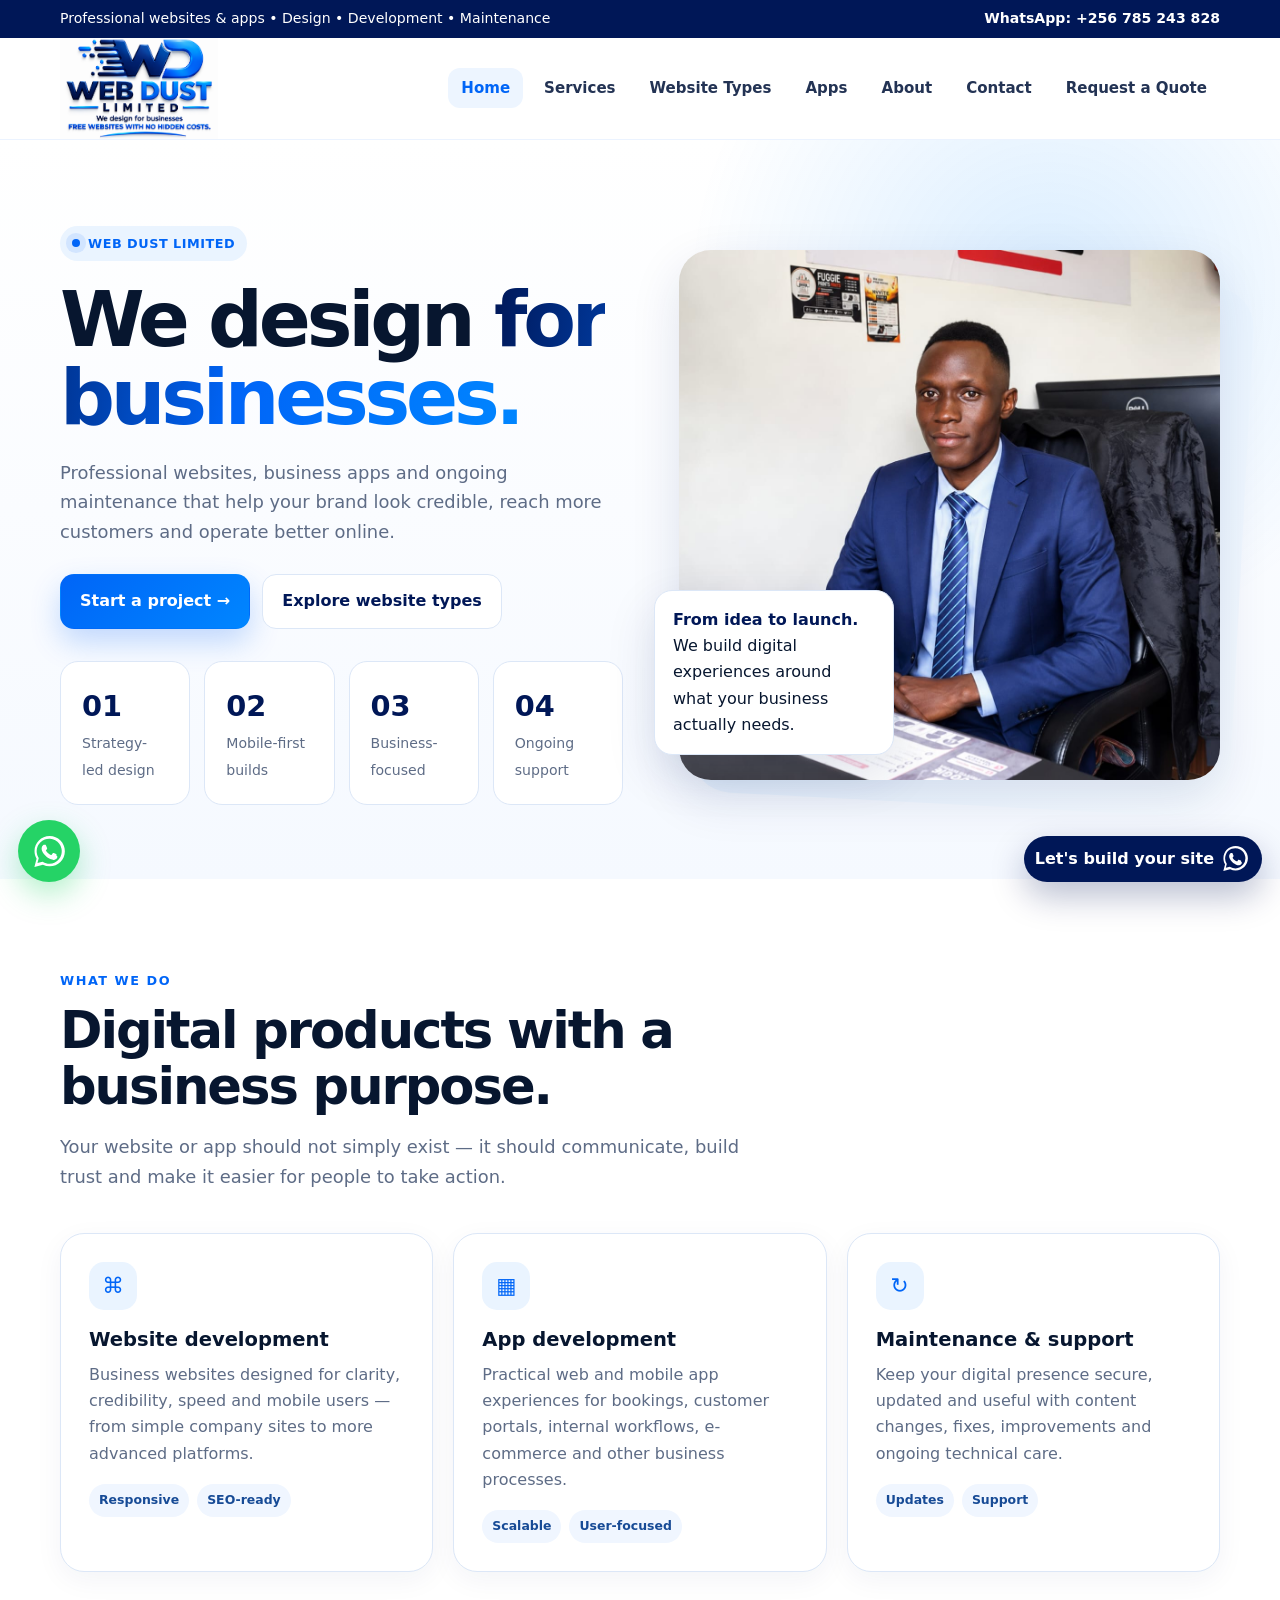
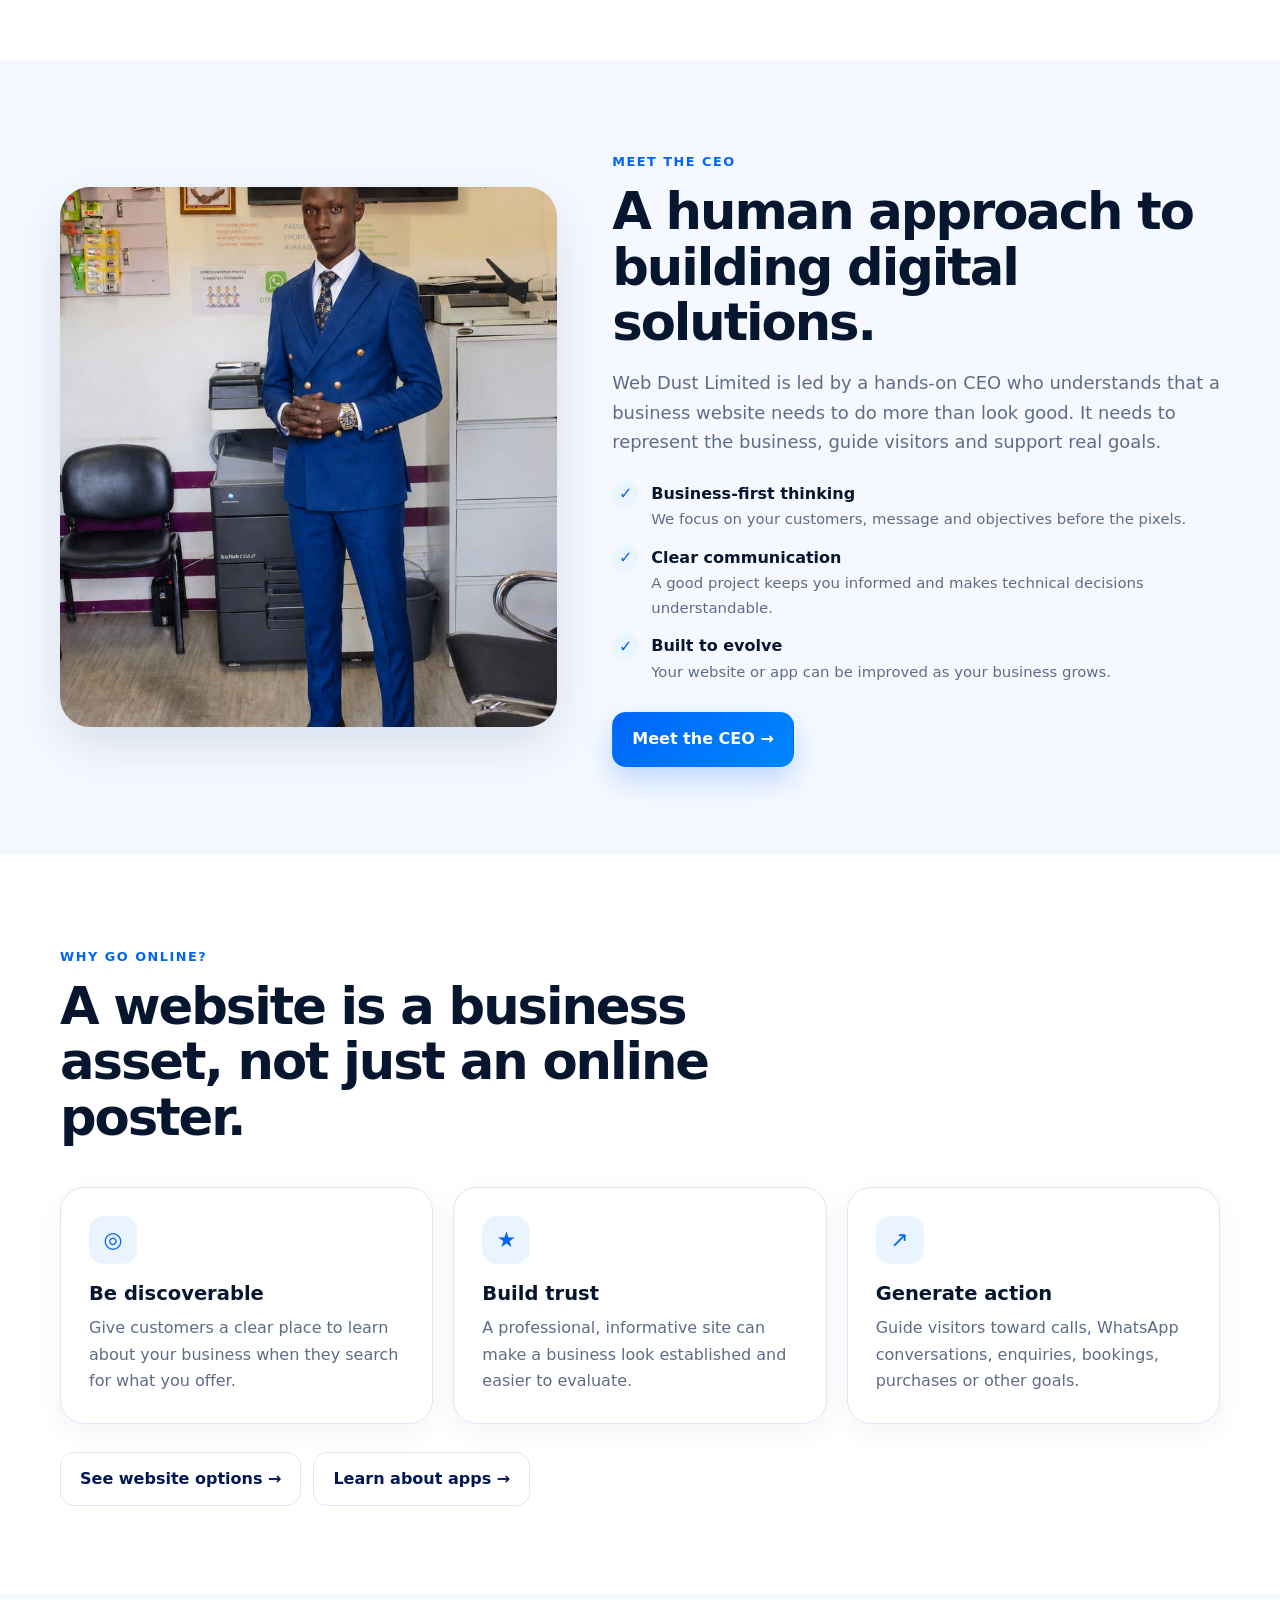
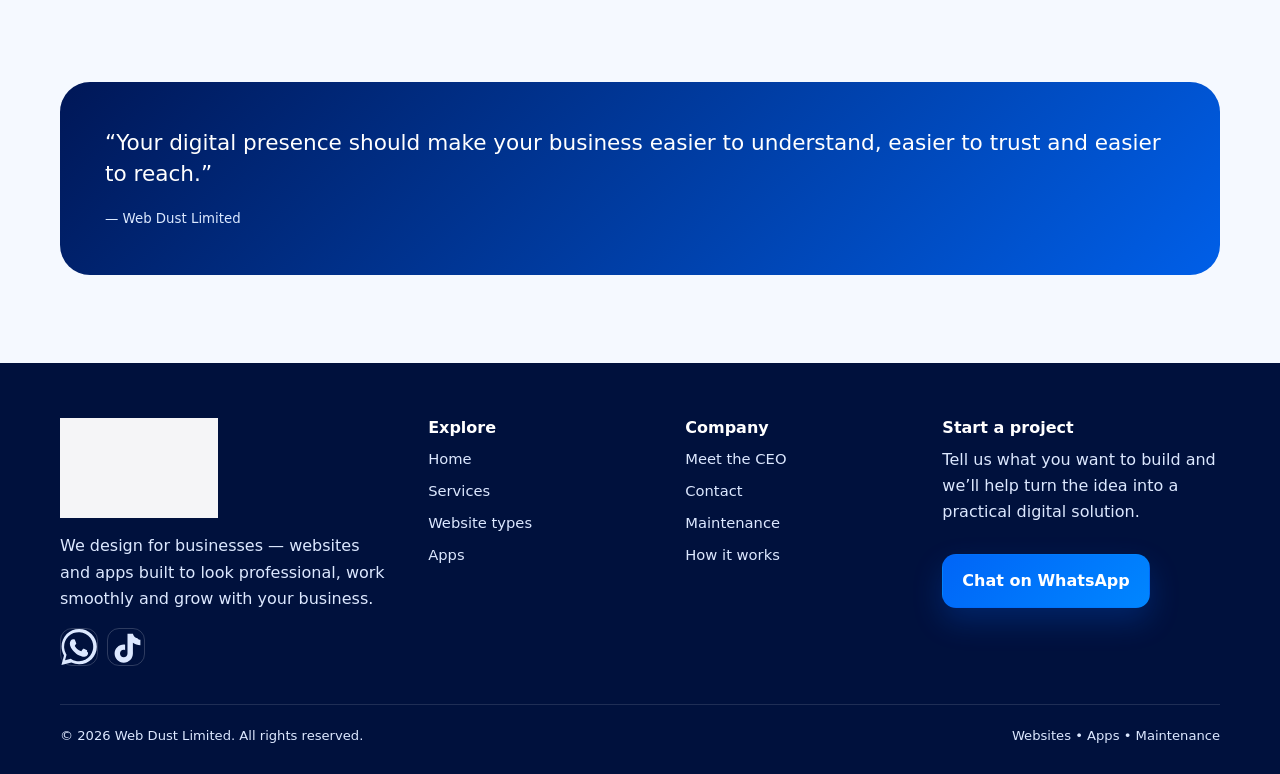
<file: index.html>
<!doctype html><html lang="en"><head><meta charset="utf-8"><meta name="viewport" content="width=device-width,initial-scale=1"><meta name="description" content="Web Dust Limited — professional website and app design, development and maintenance for businesses."><title>Web Design & App Development | Web Dust Limited</title><link rel="icon" href="assets/logo.png"><link rel="stylesheet" href="assets/styles.css"></head><body>
<div class="topbar"><div class="container inner"><span>Professional websites & apps • Design • Development • Maintenance</span><a href="https://wa.me/256785243828" target="_blank" rel="noopener">WhatsApp: +256 785 243 828</a></div></div>
<header><div class="container nav">
<a href="index.html"><img class="logo" src="assets/logo.png" alt="Web Dust Limited logo"></a>
<button class="menu" aria-label="Open navigation">☰</button>
<ul class="navlinks">
<li><a class="active" href="index.html">Home</a></li><li><a class="" href="services.html">Services</a></li><li><a class="" href="websites.html">Website Types</a></li><li><a class="" href="apps.html">Apps</a></li><li><a class="" href="about.html">About</a></li><li><a class="" href="contact.html">Contact</a></li>
<li><a class="" href="quote.html">Request a Quote</a></li></ul>
</div></header>

<main>
<section class="hero"><div class="container hero-grid">
<div class="reveal"><span class="eyebrow">Web Dust Limited</span><h1>We design <span>for businesses.</span></h1><p class="lead">Professional websites, business apps and ongoing maintenance that help your brand look credible, reach more customers and operate better online.</p><div class="btns"><a class="btn primary" href="contact.html">Start a project →</a><a class="btn secondary" href="websites.html">Explore website types</a></div><div class="stats"><div class="stat"><b>01</b><span>Strategy-led design</span></div><div class="stat"><b>02</b><span>Mobile-first builds</span></div><div class="stat"><b>03</b><span>Business-focused</span></div><div class="stat"><b>04</b><span>Ongoing support</span></div></div></div>
<div class="hero-photo reveal delay-2"><img src="assets/ceo.jpeg" alt="Web Dust Limited CEO in a professional office setting"><div class="floating-card"><strong>From idea to launch.</strong><span>We build digital experiences around what your business actually needs.</span></div></div>
</div></section>

<section class="section"><div class="container"><div class="section-head reveal"><span class="kicker">What we do</span><h2>Digital products with a business purpose.</h2><p class="lead">Your website or app should not simply exist — it should communicate, build trust and make it easier for people to take action.</p></div>
<div class="grid-3">
<div class="card reveal"><div class="icon">⌘</div><h3>Website development</h3><p>Business websites designed for clarity, credibility, speed and mobile users — from simple company sites to more advanced platforms.</p><div class="pills"><span class="pill">Responsive</span><span class="pill">SEO-ready</span></div></div>
<div class="card reveal delay-1"><div class="icon">▦</div><h3>App development</h3><p>Practical web and mobile app experiences for bookings, customer portals, internal workflows, e-commerce and other business processes.</p><div class="pills"><span class="pill">Scalable</span><span class="pill">User-focused</span></div></div>
<div class="card reveal delay-2"><div class="icon">↻</div><h3>Maintenance & support</h3><p>Keep your digital presence secure, updated and useful with content changes, fixes, improvements and ongoing technical care.</p><div class="pills"><span class="pill">Updates</span><span class="pill">Support</span></div></div>
</div></div></section>

<section class="section soft"><div class="container split"><div class="image-card reveal"><img src="assets/ceo-full.jpg" alt="Web Dust Limited CEO standing in a professional setting"></div><div class="reveal delay-1"><span class="kicker">Meet the CEO</span><h2>A human approach to building digital solutions.</h2><p class="lead">Web Dust Limited is led by a hands-on CEO who understands that a business website needs to do more than look good. It needs to represent the business, guide visitors and support real goals.</p><div class="checks"><div class="check"><span class="checkmark">✓</span><div><b>Business-first thinking</b><p>We focus on your customers, message and objectives before the pixels.</p></div></div><div class="check"><span class="checkmark">✓</span><div><b>Clear communication</b><p>A good project keeps you informed and makes technical decisions understandable.</p></div></div><div class="check"><span class="checkmark">✓</span><div><b>Built to evolve</b><p>Your website or app can be improved as your business grows.</p></div></div></div><div class="btns"><a class="btn primary" href="about.html">Meet the CEO →</a></div></div></div></section>

<section class="section"><div class="container"><div class="section-head reveal"><span class="kicker">Why go online?</span><h2>A website is a business asset, not just an online poster.</h2></div><div class="grid-3">
<div class="card reveal"><div class="icon">◎</div><h3>Be discoverable</h3><p>Give customers a clear place to learn about your business when they search for what you offer.</p></div>
<div class="card reveal delay-1"><div class="icon">★</div><h3>Build trust</h3><p>A professional, informative site can make a business look established and easier to evaluate.</p></div>
<div class="card reveal delay-2"><div class="icon">↗</div><h3>Generate action</h3><p>Guide visitors toward calls, WhatsApp conversations, enquiries, bookings, purchases or other goals.</p></div>
</div><div class="btns"><a class="btn secondary" href="websites.html">See website options →</a><a class="btn secondary" href="apps.html">Learn about apps →</a></div></div></section>

<section class="section soft"><div class="container"><div class="quote reveal"><p>“Your digital presence should make your business easier to understand, easier to trust and easier to reach.”</p><small>— Web Dust Limited</small></div></div></section>
</main>

<a class="whatsapp-float" href="https://wa.me/256785243828" target="_blank" rel="noopener" aria-label="Chat with Web Dust Limited on WhatsApp"><svg viewBox="0 0 24 24" fill="none" aria-hidden="true"><path fill="currentColor" d="M20.5 3.5A11.8 11.8 0 0 0 12.1 0C5.6 0 .4 5.2.4 11.7c0 2.1.5 4.1 1.6 5.9L.3 24l6.6-1.7a11.8 11.8 0 0 0 5.2 1.2h.1c6.4 0 11.7-5.2 11.7-11.7 0-3.1-1.2-6-3.4-8.3ZM12.1 21.5h-.1c-1.8 0-3.5-.5-5-1.4l-.4-.2-3.9 1 1-3.8-.3-.4a9.7 9.7 0 1 1 8.7 4.8Zm5.3-7.3c-.3-.2-1.8-.9-2.1-1-.3-.1-.5-.2-.7.2-.2.3-.8 1-.9 1.2-.2.2-.3.2-.6.1-1.6-.8-2.7-1.4-3.8-3.2-.3-.5.3-.5.8-1.6.1-.2.1-.4 0-.6l-.9-2.1c-.2-.5-.5-.4-.7-.4h-.6c-.2 0-.6.1-.9.4-.3.3-1.1 1.1-1.1 2.7s1.1 3.1 1.2 3.3c.2.2 2.1 3.2 5.1 4.5 1.9.8 2.6.9 3.5.8.6-.1 1.8-.7 2.1-1.4.3-.7.3-1.3.2-1.4-.1-.2-.3-.3-.6-.5Z"/></svg></a>
<a class="contact-bar" href="contact.html" aria-label="Contact Web Dust Limited"><span>Let's build your site</span><svg viewBox="0 0 24 24" fill="none" aria-hidden="true"><path fill="currentColor" d="M20.5 3.5A11.8 11.8 0 0 0 12.1 0C5.6 0 .4 5.2.4 11.7c0 2.1.5 4.1 1.6 5.9L.3 24l6.6-1.7a11.8 11.8 0 0 0 5.2 1.2h.1c6.4 0 11.7-5.2 11.7-11.7 0-3.1-1.2-6-3.4-8.3ZM12.1 21.5h-.1c-1.8 0-3.5-.5-5-1.4l-.4-.2-3.9 1 1-3.8-.3-.4a9.7 9.7 0 1 1 8.7 4.8Zm5.3-7.3c-.3-.2-1.8-.9-2.1-1-.3-.1-.5-.2-.7.2-.2.3-.8 1-.9 1.2-.2.2-.3.2-.6.1-1.6-.8-2.7-1.4-3.8-3.2-.3-.5.3-.5.8-1.6.1-.2.1-.4 0-.6l-.9-2.1c-.2-.5-.5-.4-.7-.4h-.6c-.2 0-.6.1-.9.4-.3.3-1.1 1.1-1.1 2.7s1.1 3.1 1.2 3.3c.2.2 2.1 3.2 5.1 4.5 1.9.8 2.6.9 3.5.8.6-.1 1.8-.7 2.1-1.4.3-.7.3-1.3.2-1.4-.1-.2-.3-.3-.6-.5Z"/></svg></a>

<footer><div class="container footer-grid">
<div><img class="logo" src="assets/logo.png" alt="Web Dust Limited"><p>We design for businesses — websites and apps built to look professional, work smoothly and grow with your business.</p><div class="socials"><a href="https://wa.me/256785243828" target="_blank" rel="noopener" aria-label="WhatsApp"><svg viewBox="0 0 24 24" fill="none" aria-hidden="true"><path fill="currentColor" d="M20.5 3.5A11.8 11.8 0 0 0 12.1 0C5.6 0 .4 5.2.4 11.7c0 2.1.5 4.1 1.6 5.9L.3 24l6.6-1.7a11.8 11.8 0 0 0 5.2 1.2h.1c6.4 0 11.7-5.2 11.7-11.7 0-3.1-1.2-6-3.4-8.3ZM12.1 21.5h-.1c-1.8 0-3.5-.5-5-1.4l-.4-.2-3.9 1 1-3.8-.3-.4a9.7 9.7 0 1 1 8.7 4.8Zm5.3-7.3c-.3-.2-1.8-.9-2.1-1-.3-.1-.5-.2-.7.2-.2.3-.8 1-.9 1.2-.2.2-.3.2-.6.1-1.6-.8-2.7-1.4-3.8-3.2-.3-.5.3-.5.8-1.6.1-.2.1-.4 0-.6l-.9-2.1c-.2-.5-.5-.4-.7-.4h-.6c-.2 0-.6.1-.9.4-.3.3-1.1 1.1-1.1 2.7s1.1 3.1 1.2 3.3c.2.2 2.1 3.2 5.1 4.5 1.9.8 2.6.9 3.5.8.6-.1 1.8-.7 2.1-1.4.3-.7.3-1.3.2-1.4-.1-.2-.3-.3-.6-.5Z"/></svg></a><a href="https://www.tiktok.com/@webdesigner86?_r=1&_d=f4g00hmjkm7m3b&sec_uid=MS4wLjABAAAA4IA-I-HynLUlU7JpxaeafCOXetAfdrXFXv9f0x9CeO&share_author_id=7056492848116859909&sharer_language=en&source=h5_m&u_code=dmmmdmkahhh9j0&timestamp=1789101508&user_id=7056492848116859909&sec_user_id=MS4wLjABAAAA4IA-I-HynLUlU7JpxaeafCOXetAfdrXFXv9f0x9CeO&item_author_type=1&utm_source=copy&utm_campaign=client_share&utm_medium=android&share_iid=7681529212352562962&share_link_id=8fb3104b-5e48-4074-baf4-d9070b52723a&share_app_id=1233&ugbiz_name=ACCOUNT&ug_btm=b872%2Cb7360&social_share_type=5&enable_checksum=1" target="_blank" rel="noopener" aria-label="TikTok"><svg viewBox="0 0 24 24" fill="currentColor" aria-hidden="true"><path d="M19.6 6.1c-1.5-.3-2.7-1.5-3-3H13v13.3c0 1.4-1.1 2.5-2.5 2.5S8 17.8 8 16.4s1.1-2.5 2.5-2.5c.3 0 .6.1.9.2V10.5c-.3 0-.6-.1-.9-.1-3.4 0-6.1 2.7-6.1 6s2.7 6.1 6.1 6.1 6.1-2.7 6.1-6.1V9.2c1.4 1 3.1 1.6 5 1.6V7.2c-.7 0-1.4-.4-2-1.1Z"/></svg></a></div></div>
<div><h3>Explore</h3><div class="footer-links"><a href="index.html">Home</a><a href="services.html">Services</a><a href="websites.html">Website types</a><a href="apps.html">Apps</a></div></div>
<div><h3>Company</h3><div class="footer-links"><a href="about.html">Meet the CEO</a><a href="contact.html">Contact</a><a href="services.html#maintenance">Maintenance</a><a href="websites.html#process">How it works</a></div></div>
<div><h3>Start a project</h3><p>Tell us what you want to build and we’ll help turn the idea into a practical digital solution.</p><div class="btns"><a class="btn primary" href="https://wa.me/256785243828" target="_blank" rel="noopener">Chat on WhatsApp</a></div></div>
</div><div class="container copyright"><span>© <span data-year></span> Web Dust Limited. All rights reserved.</span><span>Websites • Apps • Maintenance</span></div></footer>
<script src="assets/site.js"></script>
</body></html>
</file>
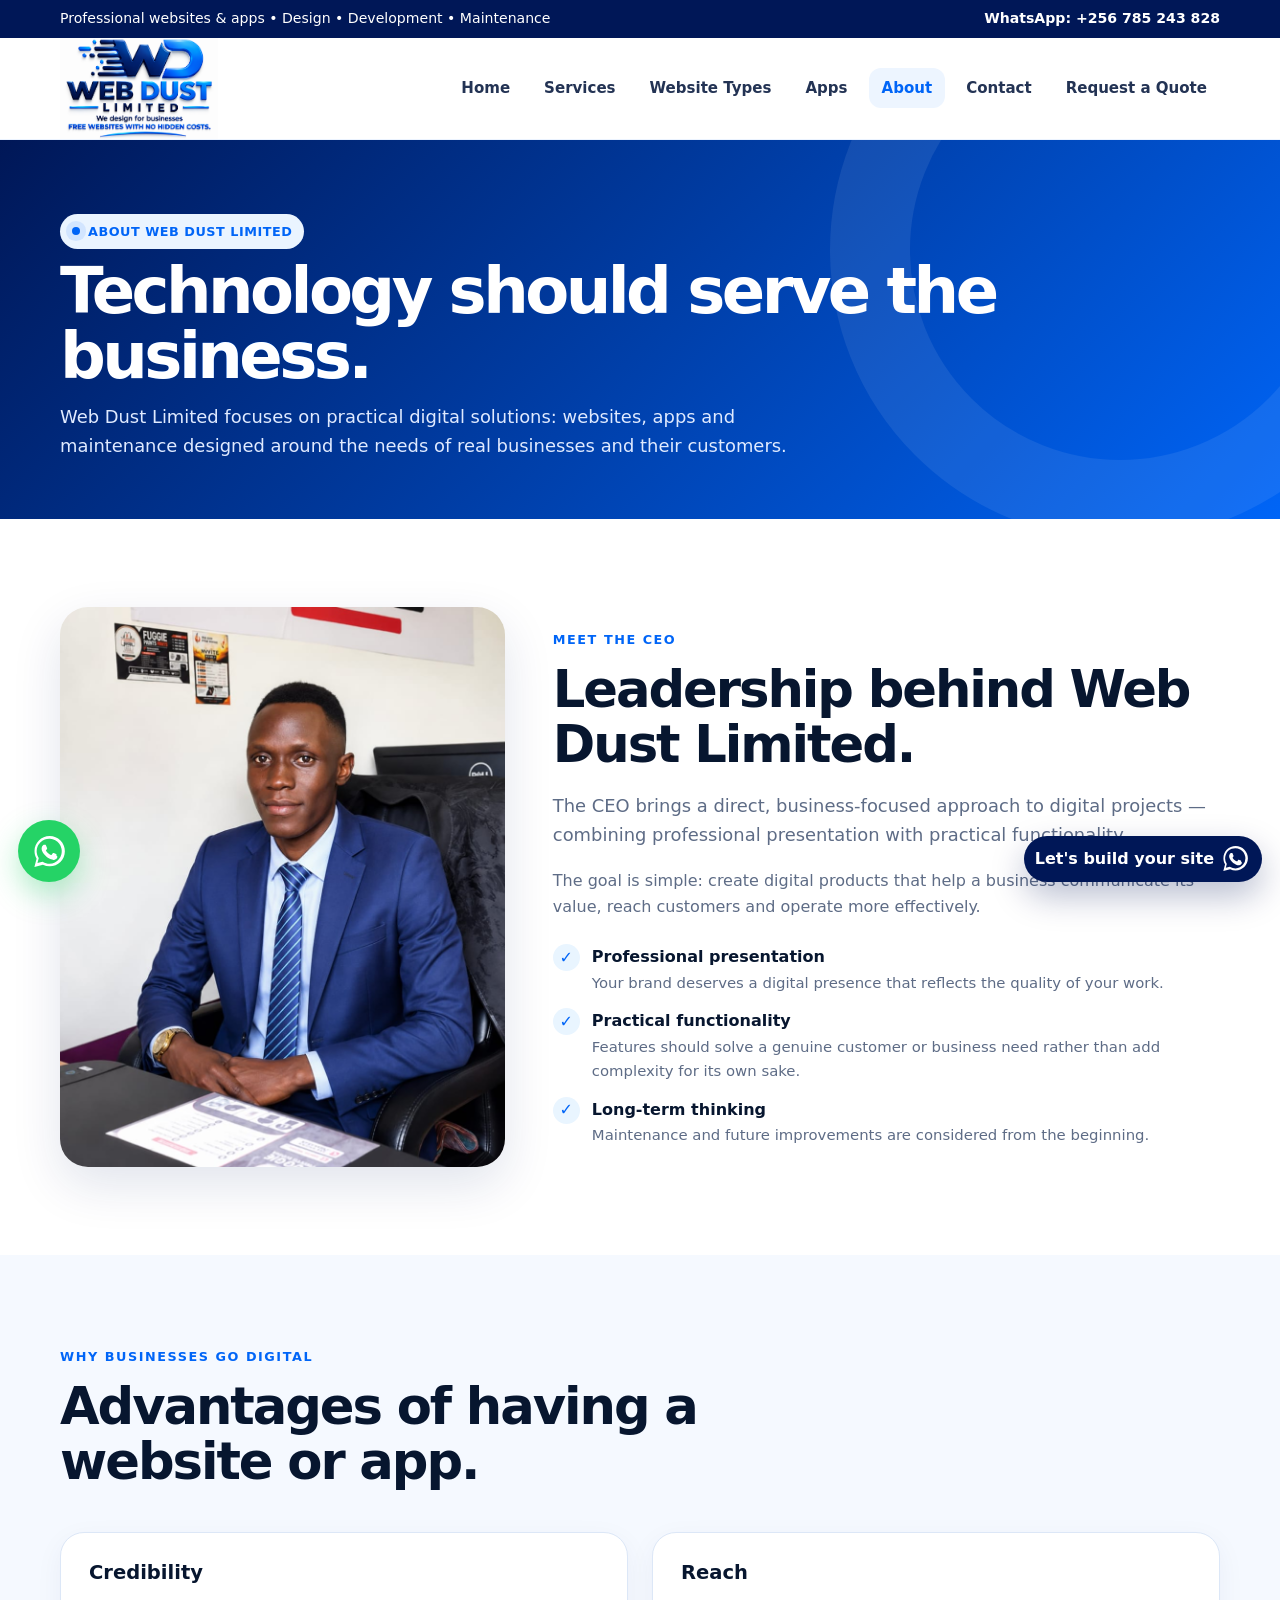
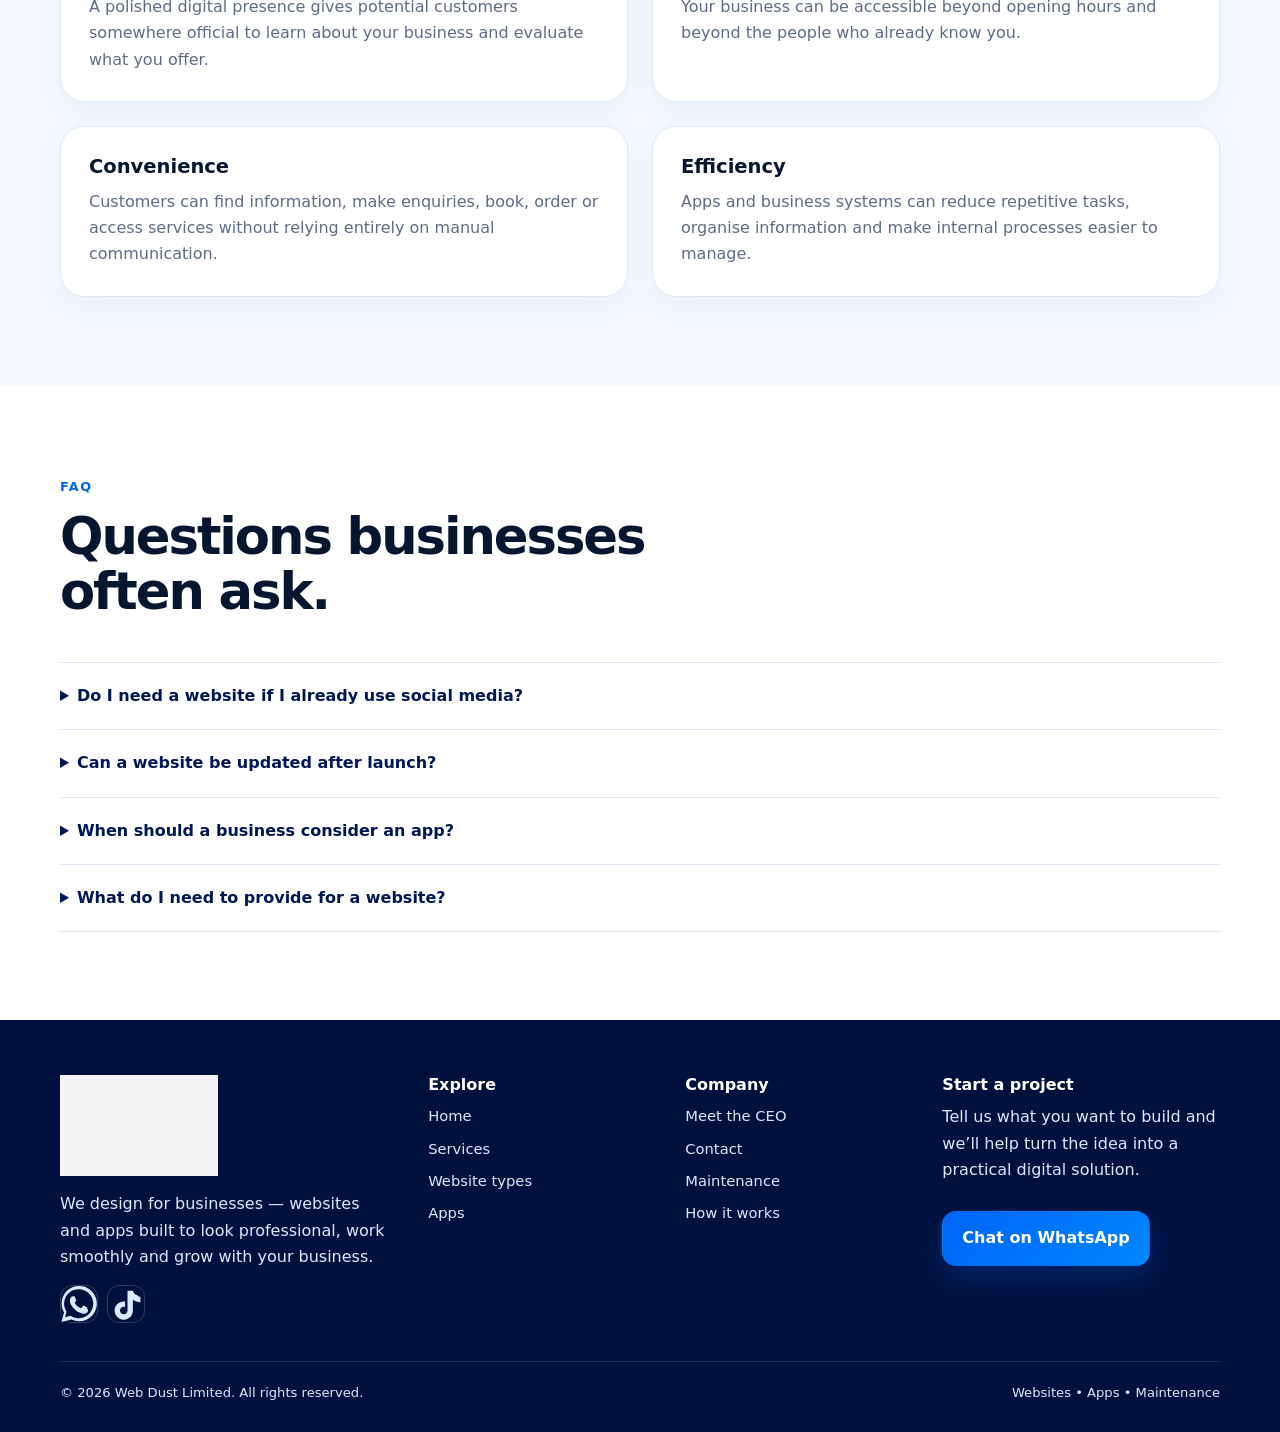
<file: about.html>
<!doctype html><html lang="en"><head><meta charset="utf-8"><meta name="viewport" content="width=device-width,initial-scale=1"><meta name="description" content="Web Dust Limited — professional website and app design, development and maintenance for businesses."><title>About & Meet the CEO | Web Dust Limited</title><link rel="icon" href="assets/logo.png"><link rel="stylesheet" href="assets/styles.css"></head><body>
<div class="topbar"><div class="container inner"><span>Professional websites & apps • Design • Development • Maintenance</span><a href="https://wa.me/256785243828" target="_blank" rel="noopener">WhatsApp: +256 785 243 828</a></div></div>
<header><div class="container nav">
<a href="index.html"><img class="logo" src="assets/logo.png" alt="Web Dust Limited logo"></a>
<button class="menu" aria-label="Open navigation">☰</button>
<ul class="navlinks">
<li><a class="" href="index.html">Home</a></li><li><a class="" href="services.html">Services</a></li><li><a class="" href="websites.html">Website Types</a></li><li><a class="" href="apps.html">Apps</a></li><li><a class="active" href="about.html">About</a></li><li><a class="" href="contact.html">Contact</a></li>
<li><a class="" href="quote.html">Request a Quote</a></li></ul>
</div></header>

<main>
<section class="page-hero"><div class="container reveal"><span class="eyebrow">About Web Dust Limited</span><h1>Technology should serve the <span>business.</span></h1><p class="lead">Web Dust Limited focuses on practical digital solutions: websites, apps and maintenance designed around the needs of real businesses and their customers.</p></div></section>
<section class="section"><div class="container ceo"><div class="reveal"><img src="assets/ceo.jpeg" alt="CEO of Web Dust Limited seated in an office"></div><div class="reveal delay-1"><span class="kicker">Meet the CEO</span><h2>Leadership behind Web Dust Limited.</h2><p class="lead">The CEO brings a direct, business-focused approach to digital projects — combining professional presentation with practical functionality.</p><p style="margin-top:18px;color:var(--muted)">The goal is simple: create digital products that help a business communicate its value, reach customers and operate more effectively.</p><div class="checks"><div class="check"><span class="checkmark">✓</span><div><b>Professional presentation</b><p>Your brand deserves a digital presence that reflects the quality of your work.</p></div></div><div class="check"><span class="checkmark">✓</span><div><b>Practical functionality</b><p>Features should solve a genuine customer or business need rather than add complexity for its own sake.</p></div></div><div class="check"><span class="checkmark">✓</span><div><b>Long-term thinking</b><p>Maintenance and future improvements are considered from the beginning.</p></div></div></div></div></div></section>
<section class="section soft"><div class="container"><div class="section-head reveal"><span class="kicker">Why businesses go digital</span><h2>Advantages of having a website or app.</h2></div><div class="grid-2">
<div class="card reveal"><h3>Credibility</h3><p>A polished digital presence gives potential customers somewhere official to learn about your business and evaluate what you offer.</p></div>
<div class="card reveal delay-1"><h3>Reach</h3><p>Your business can be accessible beyond opening hours and beyond the people who already know you.</p></div>
<div class="card reveal"><h3>Convenience</h3><p>Customers can find information, make enquiries, book, order or access services without relying entirely on manual communication.</p></div>
<div class="card reveal delay-1"><h3>Efficiency</h3><p>Apps and business systems can reduce repetitive tasks, organise information and make internal processes easier to manage.</p></div>
</div></div></section>
<section class="section"><div class="container"><div class="section-head reveal"><span class="kicker">FAQ</span><h2>Questions businesses often ask.</h2></div><div class="faq reveal">
<details><summary>Do I need a website if I already use social media?</summary><p>Social media is useful for discovery and engagement, but a website gives you a dedicated home for your business information, services, contact details and customer journey.</p></details>
<details><summary>Can a website be updated after launch?</summary><p>Yes. Content, pages, functionality and design can be improved over time. Maintenance makes those changes easier and helps keep the site healthy.</p></details>
<details><summary>When should a business consider an app?</summary><p>Consider an app when customers or staff repeatedly need to log in, submit information, track something, book, order, manage records or complete a workflow.</p></details>
<details><summary>What do I need to provide for a website?</summary><p>Useful starting material includes your logo, business information, services or products, contact details, photos and examples of websites you like. We can help structure the content and identify gaps.</p></details>
</div></div></section>
</main>

<a class="whatsapp-float" href="https://wa.me/256785243828" target="_blank" rel="noopener" aria-label="Chat with Web Dust Limited on WhatsApp"><svg viewBox="0 0 24 24" fill="none" aria-hidden="true"><path fill="currentColor" d="M20.5 3.5A11.8 11.8 0 0 0 12.1 0C5.6 0 .4 5.2.4 11.7c0 2.1.5 4.1 1.6 5.9L.3 24l6.6-1.7a11.8 11.8 0 0 0 5.2 1.2h.1c6.4 0 11.7-5.2 11.7-11.7 0-3.1-1.2-6-3.4-8.3ZM12.1 21.5h-.1c-1.8 0-3.5-.5-5-1.4l-.4-.2-3.9 1 1-3.8-.3-.4a9.7 9.7 0 1 1 8.7 4.8Zm5.3-7.3c-.3-.2-1.8-.9-2.1-1-.3-.1-.5-.2-.7.2-.2.3-.8 1-.9 1.2-.2.2-.3.2-.6.1-1.6-.8-2.7-1.4-3.8-3.2-.3-.5.3-.5.8-1.6.1-.2.1-.4 0-.6l-.9-2.1c-.2-.5-.5-.4-.7-.4h-.6c-.2 0-.6.1-.9.4-.3.3-1.1 1.1-1.1 2.7s1.1 3.1 1.2 3.3c.2.2 2.1 3.2 5.1 4.5 1.9.8 2.6.9 3.5.8.6-.1 1.8-.7 2.1-1.4.3-.7.3-1.3.2-1.4-.1-.2-.3-.3-.6-.5Z"/></svg></a>
<a class="contact-bar" href="contact.html" aria-label="Contact Web Dust Limited"><span>Let's build your site</span><svg viewBox="0 0 24 24" fill="none" aria-hidden="true"><path fill="currentColor" d="M20.5 3.5A11.8 11.8 0 0 0 12.1 0C5.6 0 .4 5.2.4 11.7c0 2.1.5 4.1 1.6 5.9L.3 24l6.6-1.7a11.8 11.8 0 0 0 5.2 1.2h.1c6.4 0 11.7-5.2 11.7-11.7 0-3.1-1.2-6-3.4-8.3ZM12.1 21.5h-.1c-1.8 0-3.5-.5-5-1.4l-.4-.2-3.9 1 1-3.8-.3-.4a9.7 9.7 0 1 1 8.7 4.8Zm5.3-7.3c-.3-.2-1.8-.9-2.1-1-.3-.1-.5-.2-.7.2-.2.3-.8 1-.9 1.2-.2.2-.3.2-.6.1-1.6-.8-2.7-1.4-3.8-3.2-.3-.5.3-.5.8-1.6.1-.2.1-.4 0-.6l-.9-2.1c-.2-.5-.5-.4-.7-.4h-.6c-.2 0-.6.1-.9.4-.3.3-1.1 1.1-1.1 2.7s1.1 3.1 1.2 3.3c.2.2 2.1 3.2 5.1 4.5 1.9.8 2.6.9 3.5.8.6-.1 1.8-.7 2.1-1.4.3-.7.3-1.3.2-1.4-.1-.2-.3-.3-.6-.5Z"/></svg></a>

<footer><div class="container footer-grid">
<div><img class="logo" src="assets/logo.png" alt="Web Dust Limited"><p>We design for businesses — websites and apps built to look professional, work smoothly and grow with your business.</p><div class="socials"><a href="https://wa.me/256785243828" target="_blank" rel="noopener" aria-label="WhatsApp"><svg viewBox="0 0 24 24" fill="none" aria-hidden="true"><path fill="currentColor" d="M20.5 3.5A11.8 11.8 0 0 0 12.1 0C5.6 0 .4 5.2.4 11.7c0 2.1.5 4.1 1.6 5.9L.3 24l6.6-1.7a11.8 11.8 0 0 0 5.2 1.2h.1c6.4 0 11.7-5.2 11.7-11.7 0-3.1-1.2-6-3.4-8.3ZM12.1 21.5h-.1c-1.8 0-3.5-.5-5-1.4l-.4-.2-3.9 1 1-3.8-.3-.4a9.7 9.7 0 1 1 8.7 4.8Zm5.3-7.3c-.3-.2-1.8-.9-2.1-1-.3-.1-.5-.2-.7.2-.2.3-.8 1-.9 1.2-.2.2-.3.2-.6.1-1.6-.8-2.7-1.4-3.8-3.2-.3-.5.3-.5.8-1.6.1-.2.1-.4 0-.6l-.9-2.1c-.2-.5-.5-.4-.7-.4h-.6c-.2 0-.6.1-.9.4-.3.3-1.1 1.1-1.1 2.7s1.1 3.1 1.2 3.3c.2.2 2.1 3.2 5.1 4.5 1.9.8 2.6.9 3.5.8.6-.1 1.8-.7 2.1-1.4.3-.7.3-1.3.2-1.4-.1-.2-.3-.3-.6-.5Z"/></svg></a><a href="https://www.tiktok.com/@webdesigner86?_r=1&_d=f4g00hmjkm7m3b&sec_uid=MS4wLjABAAAA4IA-I-HynLUlU7JpxaeafCOXetAfdrXFXv9f0x9CeO&share_author_id=7056492848116859909&sharer_language=en&source=h5_m&u_code=dmmmdmkahhh9j0&timestamp=1789101508&user_id=7056492848116859909&sec_user_id=MS4wLjABAAAA4IA-I-HynLUlU7JpxaeafCOXetAfdrXFXv9f0x9CeO&item_author_type=1&utm_source=copy&utm_campaign=client_share&utm_medium=android&share_iid=7681529212352562962&share_link_id=8fb3104b-5e48-4074-baf4-d9070b52723a&share_app_id=1233&ugbiz_name=ACCOUNT&ug_btm=b872%2Cb7360&social_share_type=5&enable_checksum=1" target="_blank" rel="noopener" aria-label="TikTok"><svg viewBox="0 0 24 24" fill="currentColor" aria-hidden="true"><path d="M19.6 6.1c-1.5-.3-2.7-1.5-3-3H13v13.3c0 1.4-1.1 2.5-2.5 2.5S8 17.8 8 16.4s1.1-2.5 2.5-2.5c.3 0 .6.1.9.2V10.5c-.3 0-.6-.1-.9-.1-3.4 0-6.1 2.7-6.1 6s2.7 6.1 6.1 6.1 6.1-2.7 6.1-6.1V9.2c1.4 1 3.1 1.6 5 1.6V7.2c-.7 0-1.4-.4-2-1.1Z"/></svg></a></div></div>
<div><h3>Explore</h3><div class="footer-links"><a href="index.html">Home</a><a href="services.html">Services</a><a href="websites.html">Website types</a><a href="apps.html">Apps</a></div></div>
<div><h3>Company</h3><div class="footer-links"><a href="about.html">Meet the CEO</a><a href="contact.html">Contact</a><a href="services.html#maintenance">Maintenance</a><a href="websites.html#process">How it works</a></div></div>
<div><h3>Start a project</h3><p>Tell us what you want to build and we’ll help turn the idea into a practical digital solution.</p><div class="btns"><a class="btn primary" href="https://wa.me/256785243828" target="_blank" rel="noopener">Chat on WhatsApp</a></div></div>
</div><div class="container copyright"><span>© <span data-year></span> Web Dust Limited. All rights reserved.</span><span>Websites • Apps • Maintenance</span></div></footer>
<script src="assets/site.js"></script>
</body></html>
</file>
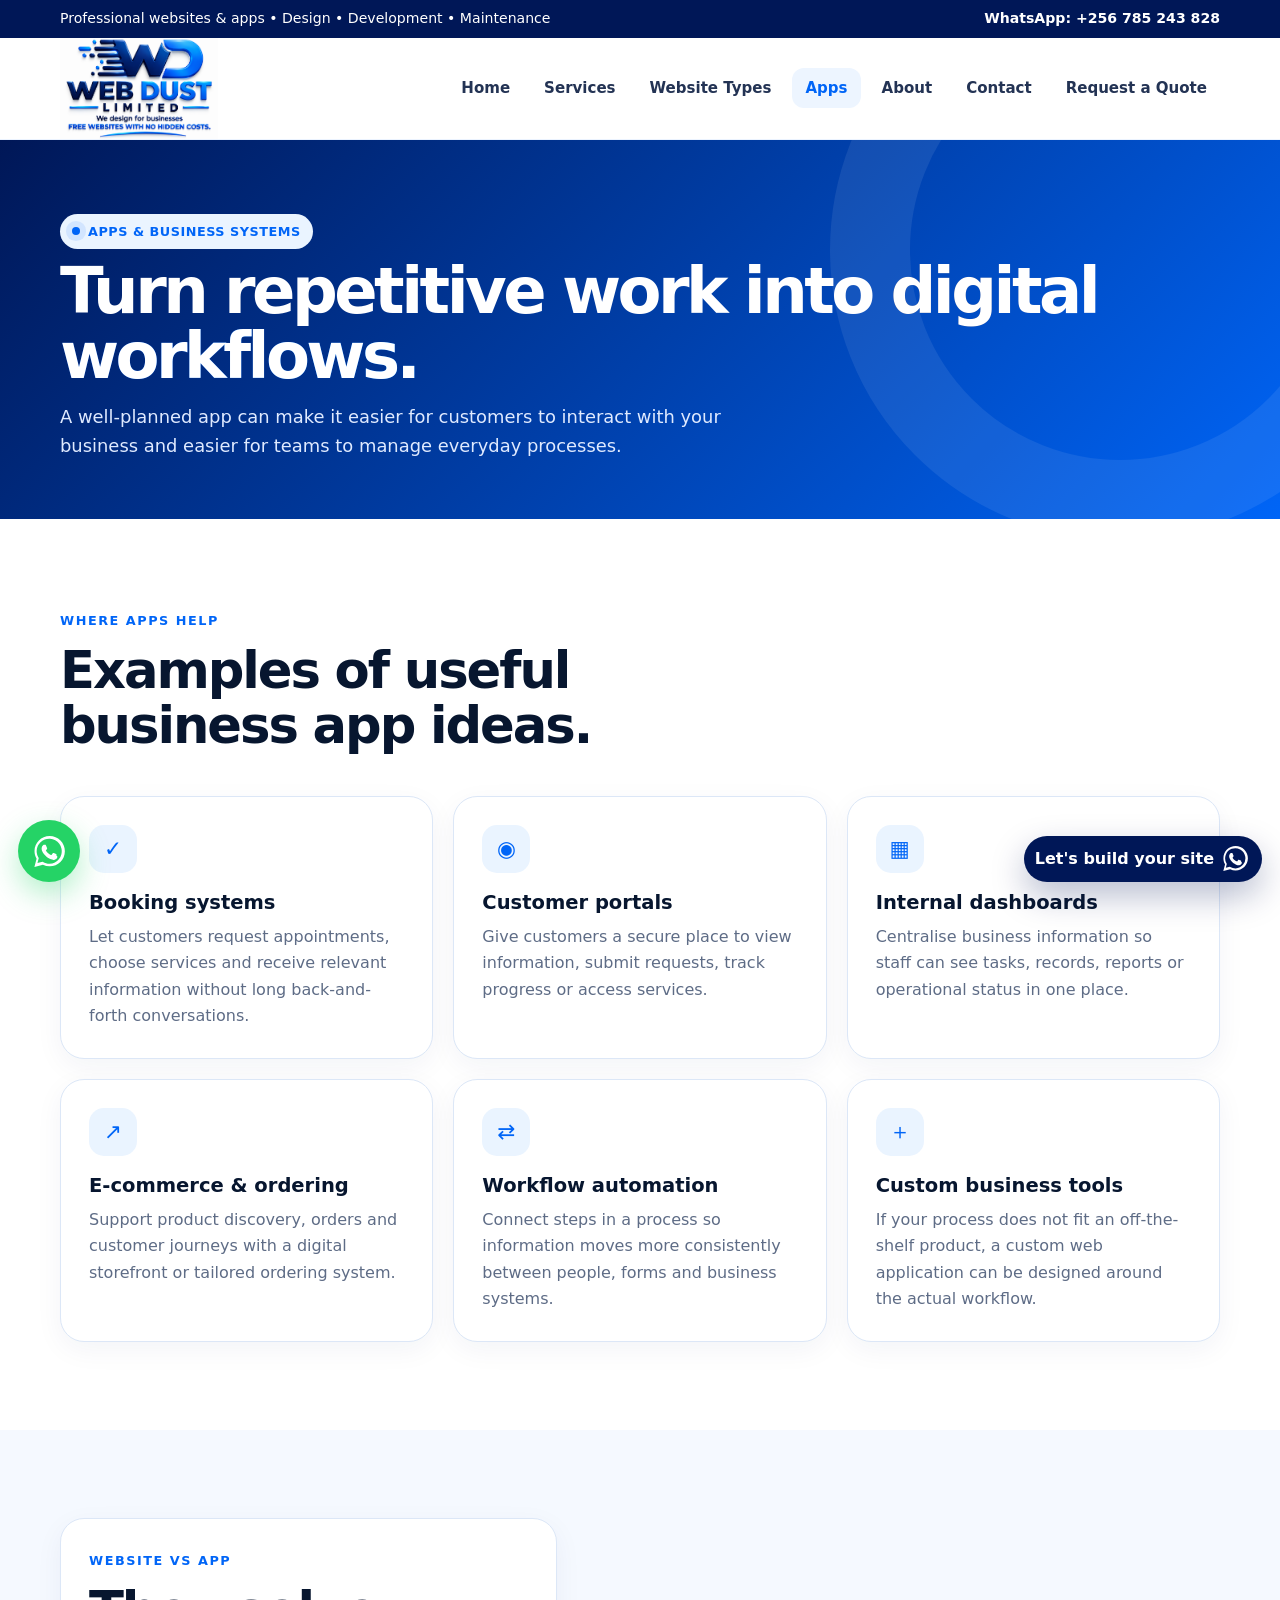
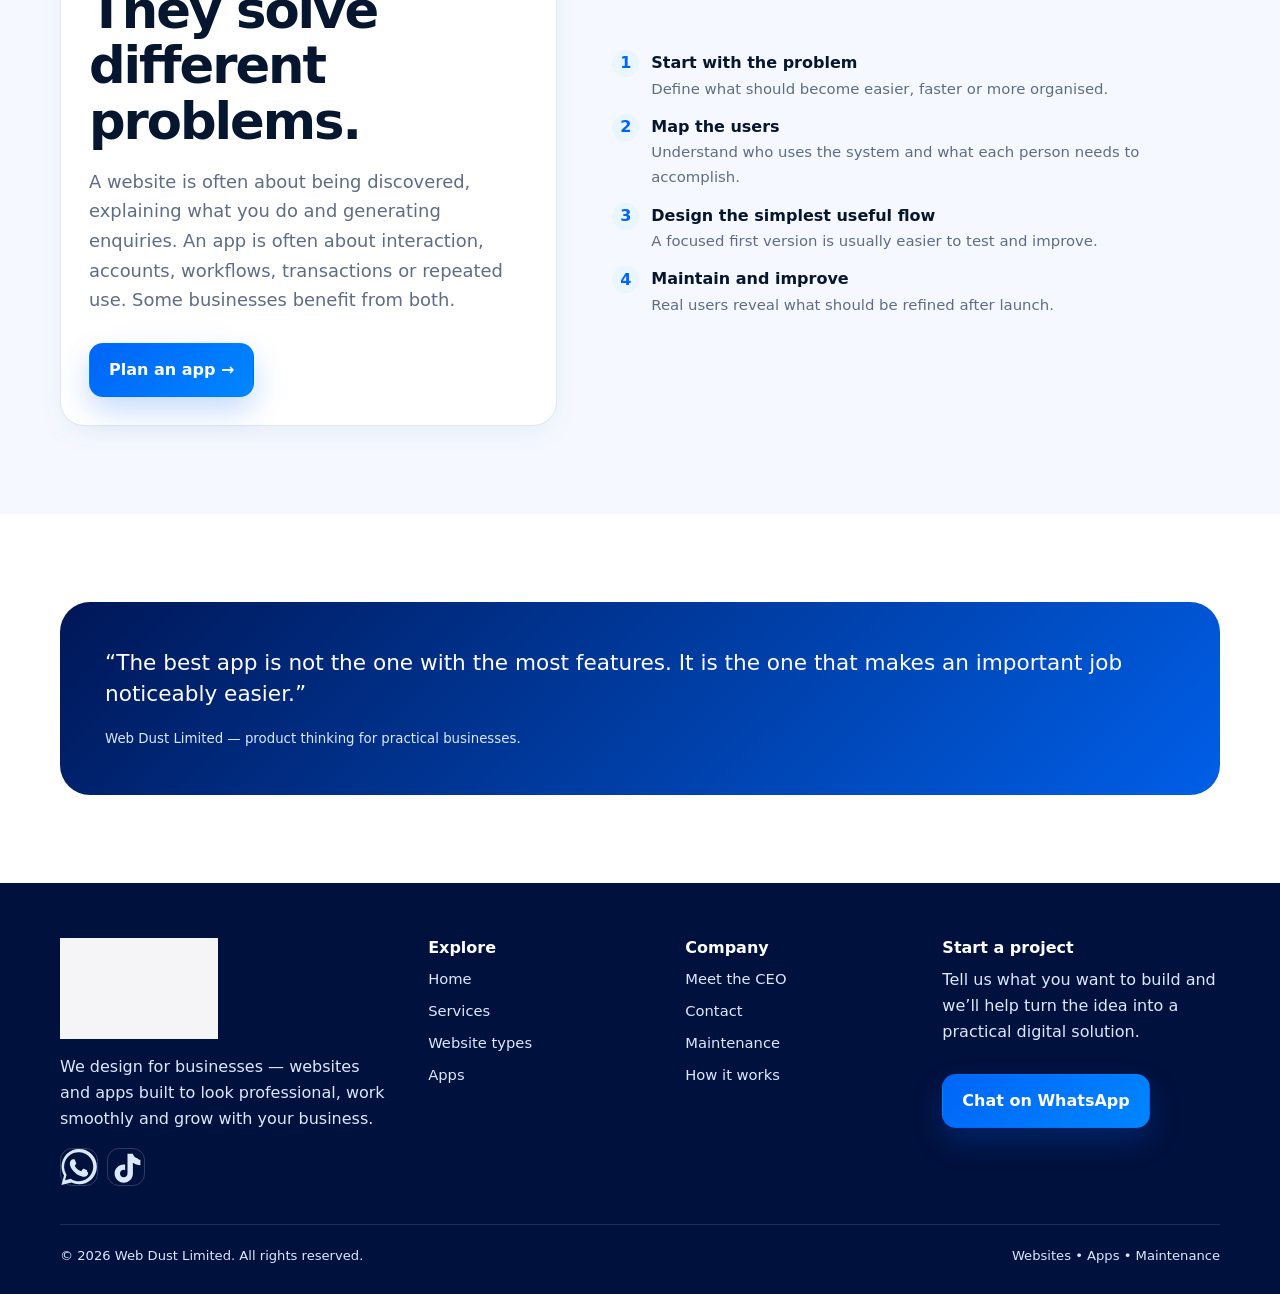
<file: apps.html>
<!doctype html><html lang="en"><head><meta charset="utf-8"><meta name="viewport" content="width=device-width,initial-scale=1"><meta name="description" content="Web Dust Limited — professional website and app design, development and maintenance for businesses."><title>Apps | Web Dust Limited</title><link rel="icon" href="assets/logo.png"><link rel="stylesheet" href="assets/styles.css"></head><body>
<div class="topbar"><div class="container inner"><span>Professional websites & apps • Design • Development • Maintenance</span><a href="https://wa.me/256785243828" target="_blank" rel="noopener">WhatsApp: +256 785 243 828</a></div></div>
<header><div class="container nav">
<a href="index.html"><img class="logo" src="assets/logo.png" alt="Web Dust Limited logo"></a>
<button class="menu" aria-label="Open navigation">☰</button>
<ul class="navlinks">
<li><a class="" href="index.html">Home</a></li><li><a class="" href="services.html">Services</a></li><li><a class="" href="websites.html">Website Types</a></li><li><a class="active" href="apps.html">Apps</a></li><li><a class="" href="about.html">About</a></li><li><a class="" href="contact.html">Contact</a></li>
<li><a class="" href="quote.html">Request a Quote</a></li></ul>
</div></header>

<main>
<section class="page-hero"><div class="container reveal"><span class="eyebrow">Apps & business systems</span><h1>Turn repetitive work into <span>digital workflows.</span></h1><p class="lead">A well-planned app can make it easier for customers to interact with your business and easier for teams to manage everyday processes.</p></div></section>
<section class="section"><div class="container"><div class="section-head reveal"><span class="kicker">Where apps help</span><h2>Examples of useful business app ideas.</h2></div><div class="grid-3">
<div class="card reveal"><div class="icon">✓</div><h3>Booking systems</h3><p>Let customers request appointments, choose services and receive relevant information without long back-and-forth conversations.</p></div>
<div class="card reveal delay-1"><div class="icon">◉</div><h3>Customer portals</h3><p>Give customers a secure place to view information, submit requests, track progress or access services.</p></div>
<div class="card reveal delay-2"><div class="icon">▦</div><h3>Internal dashboards</h3><p>Centralise business information so staff can see tasks, records, reports or operational status in one place.</p></div>
<div class="card reveal"><div class="icon">↗</div><h3>E-commerce & ordering</h3><p>Support product discovery, orders and customer journeys with a digital storefront or tailored ordering system.</p></div>
<div class="card reveal delay-1"><div class="icon">⇄</div><h3>Workflow automation</h3><p>Connect steps in a process so information moves more consistently between people, forms and business systems.</p></div>
<div class="card reveal delay-2"><div class="icon">＋</div><h3>Custom business tools</h3><p>If your process does not fit an off-the-shelf product, a custom web application can be designed around the actual workflow.</p></div>
</div></div></section>
<section class="section soft"><div class="container split"><div class="card reveal"><span class="kicker">Website vs app</span><h2>They solve different problems.</h2><p class="lead">A website is often about being discovered, explaining what you do and generating enquiries. An app is often about interaction, accounts, workflows, transactions or repeated use. Some businesses benefit from both.</p><div class="btns"><a class="btn primary" href="contact.html">Plan an app →</a></div></div><div class="reveal delay-1"><div class="checks">
<div class="check"><span class="checkmark">1</span><div><b>Start with the problem</b><p>Define what should become easier, faster or more organised.</p></div></div>
<div class="check"><span class="checkmark">2</span><div><b>Map the users</b><p>Understand who uses the system and what each person needs to accomplish.</p></div></div>
<div class="check"><span class="checkmark">3</span><div><b>Design the simplest useful flow</b><p>A focused first version is usually easier to test and improve.</p></div></div>
<div class="check"><span class="checkmark">4</span><div><b>Maintain and improve</b><p>Real users reveal what should be refined after launch.</p></div></div>
</div></div></div></section>
<section class="section"><div class="container"><div class="quote reveal"><p>“The best app is not the one with the most features. It is the one that makes an important job noticeably easier.”</p><small>Web Dust Limited — product thinking for practical businesses.</small></div></div></section>
</main>

<a class="whatsapp-float" href="https://wa.me/256785243828" target="_blank" rel="noopener" aria-label="Chat with Web Dust Limited on WhatsApp"><svg viewBox="0 0 24 24" fill="none" aria-hidden="true"><path fill="currentColor" d="M20.5 3.5A11.8 11.8 0 0 0 12.1 0C5.6 0 .4 5.2.4 11.7c0 2.1.5 4.1 1.6 5.9L.3 24l6.6-1.7a11.8 11.8 0 0 0 5.2 1.2h.1c6.4 0 11.7-5.2 11.7-11.7 0-3.1-1.2-6-3.4-8.3ZM12.1 21.5h-.1c-1.8 0-3.5-.5-5-1.4l-.4-.2-3.9 1 1-3.8-.3-.4a9.7 9.7 0 1 1 8.7 4.8Zm5.3-7.3c-.3-.2-1.8-.9-2.1-1-.3-.1-.5-.2-.7.2-.2.3-.8 1-.9 1.2-.2.2-.3.2-.6.1-1.6-.8-2.7-1.4-3.8-3.2-.3-.5.3-.5.8-1.6.1-.2.1-.4 0-.6l-.9-2.1c-.2-.5-.5-.4-.7-.4h-.6c-.2 0-.6.1-.9.4-.3.3-1.1 1.1-1.1 2.7s1.1 3.1 1.2 3.3c.2.2 2.1 3.2 5.1 4.5 1.9.8 2.6.9 3.5.8.6-.1 1.8-.7 2.1-1.4.3-.7.3-1.3.2-1.4-.1-.2-.3-.3-.6-.5Z"/></svg></a>
<a class="contact-bar" href="contact.html" aria-label="Contact Web Dust Limited"><span>Let's build your site</span><svg viewBox="0 0 24 24" fill="none" aria-hidden="true"><path fill="currentColor" d="M20.5 3.5A11.8 11.8 0 0 0 12.1 0C5.6 0 .4 5.2.4 11.7c0 2.1.5 4.1 1.6 5.9L.3 24l6.6-1.7a11.8 11.8 0 0 0 5.2 1.2h.1c6.4 0 11.7-5.2 11.7-11.7 0-3.1-1.2-6-3.4-8.3ZM12.1 21.5h-.1c-1.8 0-3.5-.5-5-1.4l-.4-.2-3.9 1 1-3.8-.3-.4a9.7 9.7 0 1 1 8.7 4.8Zm5.3-7.3c-.3-.2-1.8-.9-2.1-1-.3-.1-.5-.2-.7.2-.2.3-.8 1-.9 1.2-.2.2-.3.2-.6.1-1.6-.8-2.7-1.4-3.8-3.2-.3-.5.3-.5.8-1.6.1-.2.1-.4 0-.6l-.9-2.1c-.2-.5-.5-.4-.7-.4h-.6c-.2 0-.6.1-.9.4-.3.3-1.1 1.1-1.1 2.7s1.1 3.1 1.2 3.3c.2.2 2.1 3.2 5.1 4.5 1.9.8 2.6.9 3.5.8.6-.1 1.8-.7 2.1-1.4.3-.7.3-1.3.2-1.4-.1-.2-.3-.3-.6-.5Z"/></svg></a>

<footer><div class="container footer-grid">
<div><img class="logo" src="assets/logo.png" alt="Web Dust Limited"><p>We design for businesses — websites and apps built to look professional, work smoothly and grow with your business.</p><div class="socials"><a href="https://wa.me/256785243828" target="_blank" rel="noopener" aria-label="WhatsApp"><svg viewBox="0 0 24 24" fill="none" aria-hidden="true"><path fill="currentColor" d="M20.5 3.5A11.8 11.8 0 0 0 12.1 0C5.6 0 .4 5.2.4 11.7c0 2.1.5 4.1 1.6 5.9L.3 24l6.6-1.7a11.8 11.8 0 0 0 5.2 1.2h.1c6.4 0 11.7-5.2 11.7-11.7 0-3.1-1.2-6-3.4-8.3ZM12.1 21.5h-.1c-1.8 0-3.5-.5-5-1.4l-.4-.2-3.9 1 1-3.8-.3-.4a9.7 9.7 0 1 1 8.7 4.8Zm5.3-7.3c-.3-.2-1.8-.9-2.1-1-.3-.1-.5-.2-.7.2-.2.3-.8 1-.9 1.2-.2.2-.3.2-.6.1-1.6-.8-2.7-1.4-3.8-3.2-.3-.5.3-.5.8-1.6.1-.2.1-.4 0-.6l-.9-2.1c-.2-.5-.5-.4-.7-.4h-.6c-.2 0-.6.1-.9.4-.3.3-1.1 1.1-1.1 2.7s1.1 3.1 1.2 3.3c.2.2 2.1 3.2 5.1 4.5 1.9.8 2.6.9 3.5.8.6-.1 1.8-.7 2.1-1.4.3-.7.3-1.3.2-1.4-.1-.2-.3-.3-.6-.5Z"/></svg></a><a href="https://www.tiktok.com/@webdesigner86?_r=1&_d=f4g00hmjkm7m3b&sec_uid=MS4wLjABAAAA4IA-I-HynLUlU7JpxaeafCOXetAfdrXFXv9f0x9CeO&share_author_id=7056492848116859909&sharer_language=en&source=h5_m&u_code=dmmmdmkahhh9j0&timestamp=1789101508&user_id=7056492848116859909&sec_user_id=MS4wLjABAAAA4IA-I-HynLUlU7JpxaeafCOXetAfdrXFXv9f0x9CeO&item_author_type=1&utm_source=copy&utm_campaign=client_share&utm_medium=android&share_iid=7681529212352562962&share_link_id=8fb3104b-5e48-4074-baf4-d9070b52723a&share_app_id=1233&ugbiz_name=ACCOUNT&ug_btm=b872%2Cb7360&social_share_type=5&enable_checksum=1" target="_blank" rel="noopener" aria-label="TikTok"><svg viewBox="0 0 24 24" fill="currentColor" aria-hidden="true"><path d="M19.6 6.1c-1.5-.3-2.7-1.5-3-3H13v13.3c0 1.4-1.1 2.5-2.5 2.5S8 17.8 8 16.4s1.1-2.5 2.5-2.5c.3 0 .6.1.9.2V10.5c-.3 0-.6-.1-.9-.1-3.4 0-6.1 2.7-6.1 6s2.7 6.1 6.1 6.1 6.1-2.7 6.1-6.1V9.2c1.4 1 3.1 1.6 5 1.6V7.2c-.7 0-1.4-.4-2-1.1Z"/></svg></a></div></div>
<div><h3>Explore</h3><div class="footer-links"><a href="index.html">Home</a><a href="services.html">Services</a><a href="websites.html">Website types</a><a href="apps.html">Apps</a></div></div>
<div><h3>Company</h3><div class="footer-links"><a href="about.html">Meet the CEO</a><a href="contact.html">Contact</a><a href="services.html#maintenance">Maintenance</a><a href="websites.html#process">How it works</a></div></div>
<div><h3>Start a project</h3><p>Tell us what you want to build and we’ll help turn the idea into a practical digital solution.</p><div class="btns"><a class="btn primary" href="https://wa.me/256785243828" target="_blank" rel="noopener">Chat on WhatsApp</a></div></div>
</div><div class="container copyright"><span>© <span data-year></span> Web Dust Limited. All rights reserved.</span><span>Websites • Apps • Maintenance</span></div></footer>
<script src="assets/site.js"></script>
</body></html>
</file>
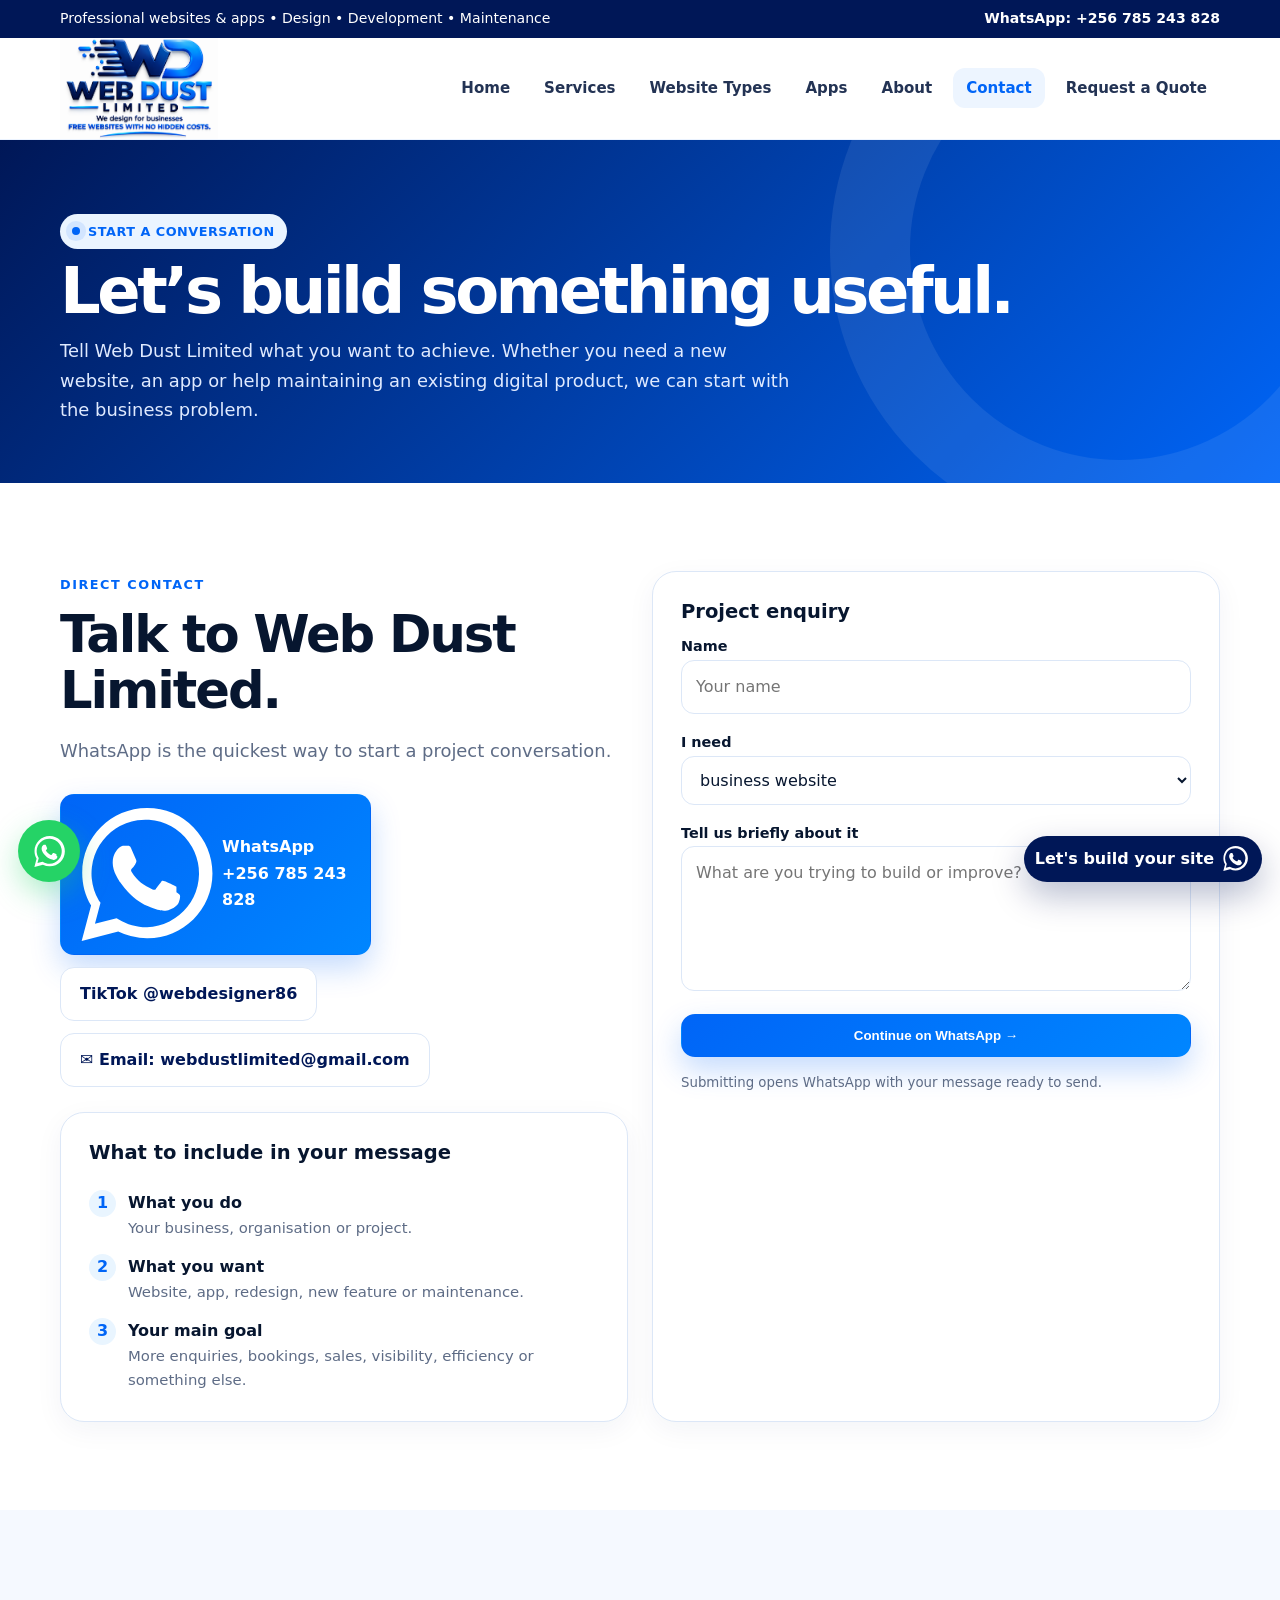
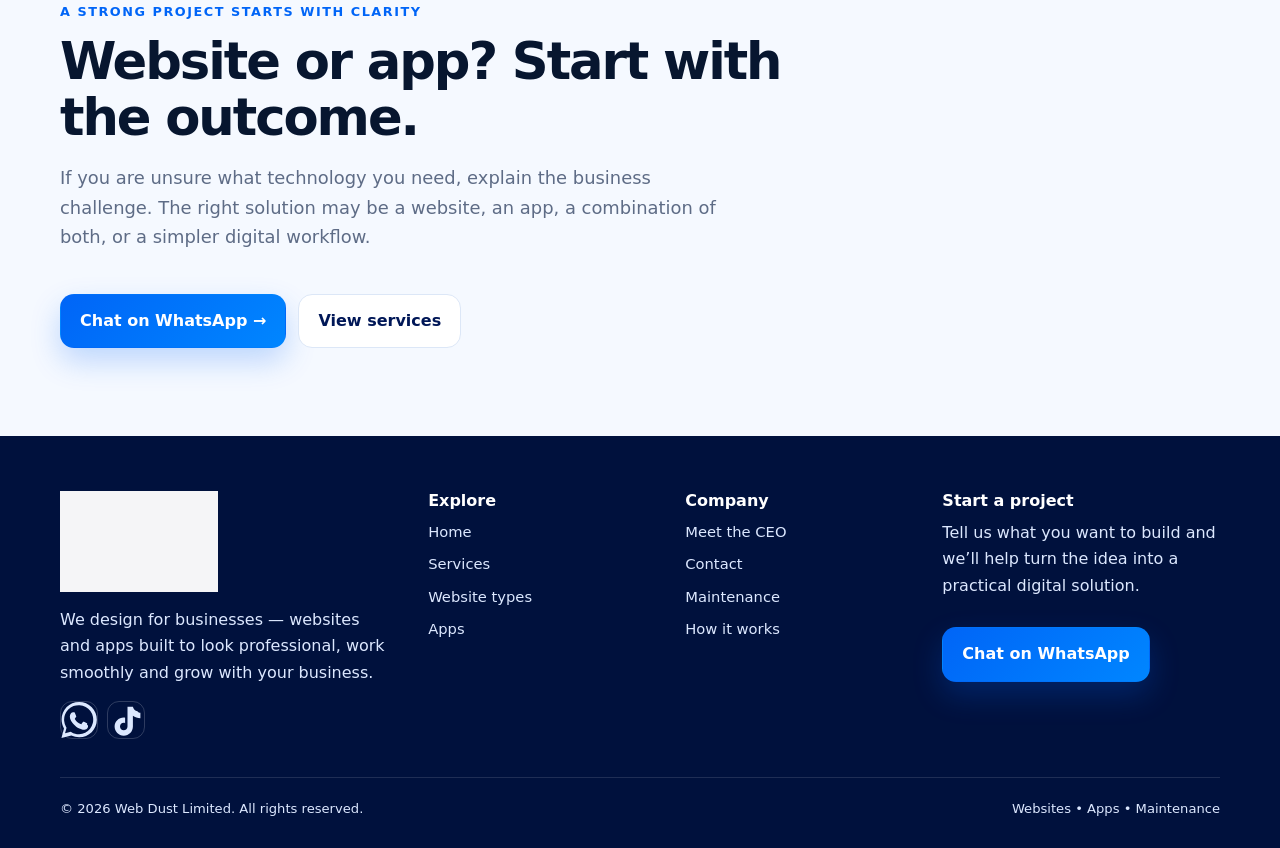
<file: contact.html>
<!doctype html><html lang="en"><head><meta charset="utf-8"><meta name="viewport" content="width=device-width,initial-scale=1"><meta name="description" content="Web Dust Limited — professional website and app design, development and maintenance for businesses."><title>Contact | Web Dust Limited</title><link rel="icon" href="assets/logo.png"><link rel="stylesheet" href="assets/styles.css"></head><body>
<div class="topbar"><div class="container inner"><span>Professional websites & apps • Design • Development • Maintenance</span><a href="https://wa.me/256785243828" target="_blank" rel="noopener">WhatsApp: +256 785 243 828</a></div></div>
<header><div class="container nav">
<a href="index.html"><img class="logo" src="assets/logo.png" alt="Web Dust Limited logo"></a>
<button class="menu" aria-label="Open navigation">☰</button>
<ul class="navlinks">
<li><a class="" href="index.html">Home</a></li><li><a class="" href="services.html">Services</a></li><li><a class="" href="websites.html">Website Types</a></li><li><a class="" href="apps.html">Apps</a></li><li><a class="" href="about.html">About</a></li><li><a class="active" href="contact.html">Contact</a></li>
<li><a class="" href="quote.html">Request a Quote</a></li></ul>
</div></header>

<main>
<section class="page-hero"><div class="container reveal"><span class="eyebrow">Start a conversation</span><h1>Let’s build something <span>useful.</span></h1><p class="lead">Tell Web Dust Limited what you want to achieve. Whether you need a new website, an app or help maintaining an existing digital product, we can start with the business problem.</p></div></section>
<section class="section"><div class="container grid-2">
<div class="reveal"><span class="kicker">Direct contact</span><h2>Talk to Web Dust Limited.</h2><p class="lead">WhatsApp is the quickest way to start a project conversation.</p><div class="btns"><a class="btn primary" href="https://wa.me/256785243828" target="_blank" rel="noopener"><svg viewBox="0 0 24 24" fill="none" aria-hidden="true"><path fill="currentColor" d="M20.5 3.5A11.8 11.8 0 0 0 12.1 0C5.6 0 .4 5.2.4 11.7c0 2.1.5 4.1 1.6 5.9L.3 24l6.6-1.7a11.8 11.8 0 0 0 5.2 1.2h.1c6.4 0 11.7-5.2 11.7-11.7 0-3.1-1.2-6-3.4-8.3ZM12.1 21.5h-.1c-1.8 0-3.5-.5-5-1.4l-.4-.2-3.9 1 1-3.8-.3-.4a9.7 9.7 0 1 1 8.7 4.8Zm5.3-7.3c-.3-.2-1.8-.9-2.1-1-.3-.1-.5-.2-.7.2-.2.3-.8 1-.9 1.2-.2.2-.3.2-.6.1-1.6-.8-2.7-1.4-3.8-3.2-.3-.5.3-.5.8-1.6.1-.2.1-.4 0-.6l-.9-2.1c-.2-.5-.5-.4-.7-.4h-.6c-.2 0-.6.1-.9.4-.3.3-1.1 1.1-1.1 2.7s1.1 3.1 1.2 3.3c.2.2 2.1 3.2 5.1 4.5 1.9.8 2.6.9 3.5.8.6-.1 1.8-.7 2.1-1.4.3-.7.3-1.3.2-1.4-.1-.2-.3-.3-.6-.5Z"/></svg> WhatsApp +256 785 243 828</a><a class="btn secondary" href="https://www.tiktok.com/@webdesigner86?_r=1&_d=f4g00hmjkm7m3b&sec_uid=MS4wLjABAAAA4IA-I-HynLUlU7JpxaeafCOXetAfdrXFXv9f0x9CeO&share_author_id=7056492848116859909&sharer_language=en&source=h5_m&u_code=dmmmdmkahhh9j0&timestamp=1789101508&user_id=7056492848116859909&sec_user_id=MS4wLjABAAAA4IA-I-HynLUlU7JpxaeafCOXetAfdrXFXv9f0x9CeO&item_author_type=1&utm_source=copy&utm_campaign=client_share&utm_medium=android&share_iid=7681529212352562962&share_link_id=8fb3104b-5e48-4074-baf4-d9070b52723a&share_app_id=1233&ugbiz_name=ACCOUNT&ug_btm=b872%2Cb7360&social_share_type=5&enable_checksum=1" target="_blank" rel="noopener">TikTok @webdesigner86</a><a class="btn secondary" href="mailto:webdustlimited@gmail.com">✉ Email: webdustlimited@gmail.com</a></div><div class="card" style="margin-top:25px"><h3>What to include in your message</h3><div class="checks"><div class="check"><span class="checkmark">1</span><div><b>What you do</b><p>Your business, organisation or project.</p></div></div><div class="check"><span class="checkmark">2</span><div><b>What you want</b><p>Website, app, redesign, new feature or maintenance.</p></div></div><div class="check"><span class="checkmark">3</span><div><b>Your main goal</b><p>More enquiries, bookings, sales, visibility, efficiency or something else.</p></div></div></div></div></div>
<div class="card reveal delay-1"><h3>Project enquiry</h3><form class="form" onsubmit="event.preventDefault(); const name=this.name.value||'there'; window.location.href='https://wa.me/256785243828?text='+encodeURIComponent('Hello Web Dust Limited, my name is '+name+'. I would like to discuss a '+this.project.value+'. '+this.message.value);"><div><label for="name">Name</label><input id="name" name="name" required placeholder="Your name"></div><div><label for="project">I need</label><select id="project" name="project"><option>business website</option><option>e-commerce website</option><option>web or mobile app</option><option>website maintenance</option><option>website redesign</option></select></div><div><label for="message">Tell us briefly about it</label><textarea id="message" name="message" required placeholder="What are you trying to build or improve?"></textarea></div><button class="btn primary" type="submit">Continue on WhatsApp →</button><small style="color:var(--muted)">Submitting opens WhatsApp with your message ready to send.</small></form></div>
</div></section>
<section class="section soft"><div class="container"><div class="section-head reveal"><span class="kicker">A strong project starts with clarity</span><h2>Website or app? Start with the outcome.</h2><p class="lead">If you are unsure what technology you need, explain the business challenge. The right solution may be a website, an app, a combination of both, or a simpler digital workflow.</p></div><div class="btns"><a class="btn primary" href="https://wa.me/256785243828" target="_blank" rel="noopener">Chat on WhatsApp →</a><a class="btn secondary" href="services.html">View services</a></div></div></section>
</main>

<a class="whatsapp-float" href="https://wa.me/256785243828" target="_blank" rel="noopener" aria-label="Chat with Web Dust Limited on WhatsApp"><svg viewBox="0 0 24 24" fill="none" aria-hidden="true"><path fill="currentColor" d="M20.5 3.5A11.8 11.8 0 0 0 12.1 0C5.6 0 .4 5.2.4 11.7c0 2.1.5 4.1 1.6 5.9L.3 24l6.6-1.7a11.8 11.8 0 0 0 5.2 1.2h.1c6.4 0 11.7-5.2 11.7-11.7 0-3.1-1.2-6-3.4-8.3ZM12.1 21.5h-.1c-1.8 0-3.5-.5-5-1.4l-.4-.2-3.9 1 1-3.8-.3-.4a9.7 9.7 0 1 1 8.7 4.8Zm5.3-7.3c-.3-.2-1.8-.9-2.1-1-.3-.1-.5-.2-.7.2-.2.3-.8 1-.9 1.2-.2.2-.3.2-.6.1-1.6-.8-2.7-1.4-3.8-3.2-.3-.5.3-.5.8-1.6.1-.2.1-.4 0-.6l-.9-2.1c-.2-.5-.5-.4-.7-.4h-.6c-.2 0-.6.1-.9.4-.3.3-1.1 1.1-1.1 2.7s1.1 3.1 1.2 3.3c.2.2 2.1 3.2 5.1 4.5 1.9.8 2.6.9 3.5.8.6-.1 1.8-.7 2.1-1.4.3-.7.3-1.3.2-1.4-.1-.2-.3-.3-.6-.5Z"/></svg></a>
<a class="contact-bar" href="contact.html" aria-label="Contact Web Dust Limited"><span>Let's build your site</span><svg viewBox="0 0 24 24" fill="none" aria-hidden="true"><path fill="currentColor" d="M20.5 3.5A11.8 11.8 0 0 0 12.1 0C5.6 0 .4 5.2.4 11.7c0 2.1.5 4.1 1.6 5.9L.3 24l6.6-1.7a11.8 11.8 0 0 0 5.2 1.2h.1c6.4 0 11.7-5.2 11.7-11.7 0-3.1-1.2-6-3.4-8.3ZM12.1 21.5h-.1c-1.8 0-3.5-.5-5-1.4l-.4-.2-3.9 1 1-3.8-.3-.4a9.7 9.7 0 1 1 8.7 4.8Zm5.3-7.3c-.3-.2-1.8-.9-2.1-1-.3-.1-.5-.2-.7.2-.2.3-.8 1-.9 1.2-.2.2-.3.2-.6.1-1.6-.8-2.7-1.4-3.8-3.2-.3-.5.3-.5.8-1.6.1-.2.1-.4 0-.6l-.9-2.1c-.2-.5-.5-.4-.7-.4h-.6c-.2 0-.6.1-.9.4-.3.3-1.1 1.1-1.1 2.7s1.1 3.1 1.2 3.3c.2.2 2.1 3.2 5.1 4.5 1.9.8 2.6.9 3.5.8.6-.1 1.8-.7 2.1-1.4.3-.7.3-1.3.2-1.4-.1-.2-.3-.3-.6-.5Z"/></svg></a>

<footer><div class="container footer-grid">
<div><img class="logo" src="assets/logo.png" alt="Web Dust Limited"><p>We design for businesses — websites and apps built to look professional, work smoothly and grow with your business.</p><div class="socials"><a href="https://wa.me/256785243828" target="_blank" rel="noopener" aria-label="WhatsApp"><svg viewBox="0 0 24 24" fill="none" aria-hidden="true"><path fill="currentColor" d="M20.5 3.5A11.8 11.8 0 0 0 12.1 0C5.6 0 .4 5.2.4 11.7c0 2.1.5 4.1 1.6 5.9L.3 24l6.6-1.7a11.8 11.8 0 0 0 5.2 1.2h.1c6.4 0 11.7-5.2 11.7-11.7 0-3.1-1.2-6-3.4-8.3ZM12.1 21.5h-.1c-1.8 0-3.5-.5-5-1.4l-.4-.2-3.9 1 1-3.8-.3-.4a9.7 9.7 0 1 1 8.7 4.8Zm5.3-7.3c-.3-.2-1.8-.9-2.1-1-.3-.1-.5-.2-.7.2-.2.3-.8 1-.9 1.2-.2.2-.3.2-.6.1-1.6-.8-2.7-1.4-3.8-3.2-.3-.5.3-.5.8-1.6.1-.2.1-.4 0-.6l-.9-2.1c-.2-.5-.5-.4-.7-.4h-.6c-.2 0-.6.1-.9.4-.3.3-1.1 1.1-1.1 2.7s1.1 3.1 1.2 3.3c.2.2 2.1 3.2 5.1 4.5 1.9.8 2.6.9 3.5.8.6-.1 1.8-.7 2.1-1.4.3-.7.3-1.3.2-1.4-.1-.2-.3-.3-.6-.5Z"/></svg></a><a href="https://www.tiktok.com/@webdesigner86?_r=1&_d=f4g00hmjkm7m3b&sec_uid=MS4wLjABAAAA4IA-I-HynLUlU7JpxaeafCOXetAfdrXFXv9f0x9CeO&share_author_id=7056492848116859909&sharer_language=en&source=h5_m&u_code=dmmmdmkahhh9j0&timestamp=1789101508&user_id=7056492848116859909&sec_user_id=MS4wLjABAAAA4IA-I-HynLUlU7JpxaeafCOXetAfdrXFXv9f0x9CeO&item_author_type=1&utm_source=copy&utm_campaign=client_share&utm_medium=android&share_iid=7681529212352562962&share_link_id=8fb3104b-5e48-4074-baf4-d9070b52723a&share_app_id=1233&ugbiz_name=ACCOUNT&ug_btm=b872%2Cb7360&social_share_type=5&enable_checksum=1" target="_blank" rel="noopener" aria-label="TikTok"><svg viewBox="0 0 24 24" fill="currentColor" aria-hidden="true"><path d="M19.6 6.1c-1.5-.3-2.7-1.5-3-3H13v13.3c0 1.4-1.1 2.5-2.5 2.5S8 17.8 8 16.4s1.1-2.5 2.5-2.5c.3 0 .6.1.9.2V10.5c-.3 0-.6-.1-.9-.1-3.4 0-6.1 2.7-6.1 6s2.7 6.1 6.1 6.1 6.1-2.7 6.1-6.1V9.2c1.4 1 3.1 1.6 5 1.6V7.2c-.7 0-1.4-.4-2-1.1Z"/></svg></a></div></div>
<div><h3>Explore</h3><div class="footer-links"><a href="index.html">Home</a><a href="services.html">Services</a><a href="websites.html">Website types</a><a href="apps.html">Apps</a></div></div>
<div><h3>Company</h3><div class="footer-links"><a href="about.html">Meet the CEO</a><a href="contact.html">Contact</a><a href="services.html#maintenance">Maintenance</a><a href="websites.html#process">How it works</a></div></div>
<div><h3>Start a project</h3><p>Tell us what you want to build and we’ll help turn the idea into a practical digital solution.</p><div class="btns"><a class="btn primary" href="https://wa.me/256785243828" target="_blank" rel="noopener">Chat on WhatsApp</a></div></div>
</div><div class="container copyright"><span>© <span data-year></span> Web Dust Limited. All rights reserved.</span><span>Websites • Apps • Maintenance</span></div></footer>
<script src="assets/site.js"></script>
</body></html>
</file>
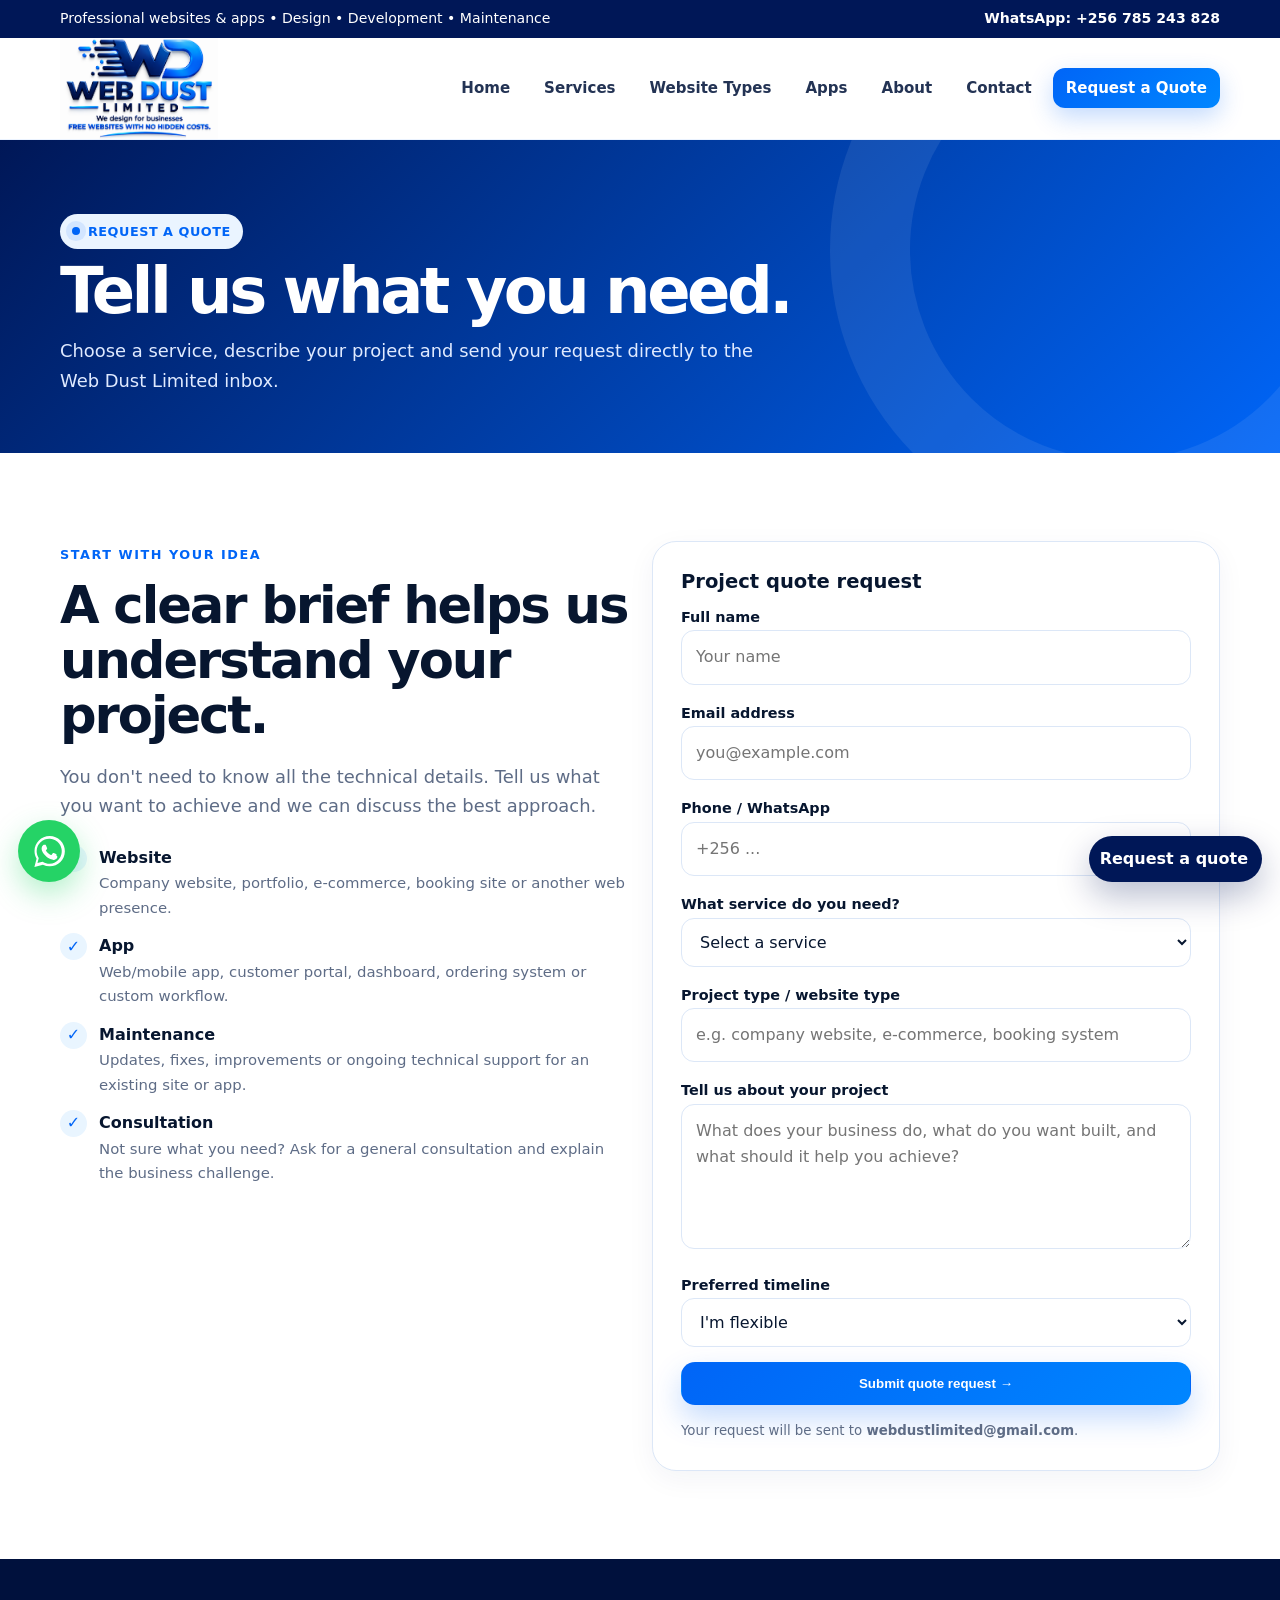
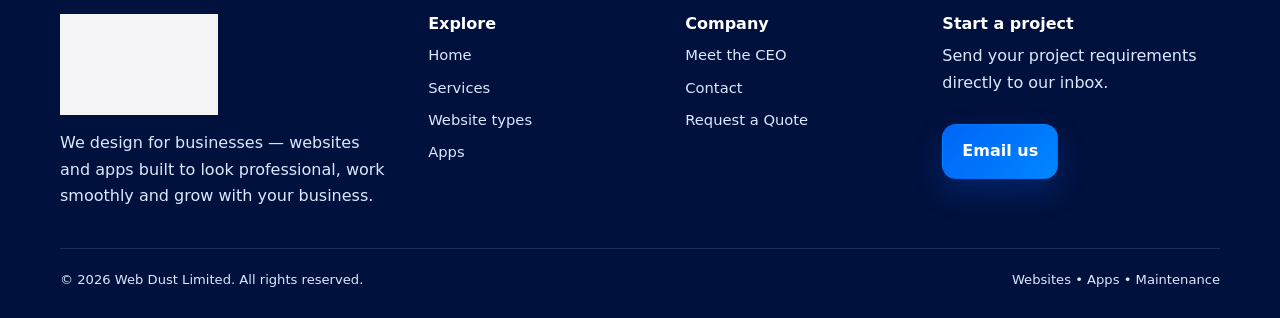
<file: quote.html>
<!doctype html><html lang="en"><head>
<meta charset="utf-8"><meta name="viewport" content="width=device-width,initial-scale=1">
<meta name="description" content="Request a quote from Web Dust Limited for a website, app, maintenance service or general consultation.">
<title>Request a Quote | Web Dust Limited</title>
<link rel="icon" href="assets/logo.png"><link rel="stylesheet" href="assets/styles.css">
</head><body>
<div class="topbar"><div class="container inner"><span>Professional websites & apps • Design • Development • Maintenance</span><a href="https://wa.me/256785243828" target="_blank" rel="noopener">WhatsApp: +256 785 243 828</a></div></div>
<header><div class="container nav">
<a href="index.html"><img class="logo" src="assets/logo.png" alt="Web Dust Limited logo"></a>
<button class="menu" aria-label="Open navigation">☰</button>
<ul class="navlinks">
<li><a href="index.html">Home</a></li><li><a href="services.html">Services</a></li>
<li><a href="websites.html">Website Types</a></li><li><a href="apps.html">Apps</a></li>
<li><a href="about.html">About</a></li><li><a href="contact.html">Contact</a></li>
<li><a class="active nav-cta" href="quote.html">Request a Quote</a></li>
</ul></div></header>

<main>
<section class="page-hero"><div class="container reveal"><span class="eyebrow">Request a quote</span>
<h1>Tell us what you <span>need.</span></h1>
<p class="lead">Choose a service, describe your project and send your request directly to the Web Dust Limited inbox.</p>
</div></section>
<section class="section"><div class="container grid-2">
<div class="reveal"><span class="kicker">Start with your idea</span><h2>A clear brief helps us understand your project.</h2>
<p class="lead">You don't need to know all the technical details. Tell us what you want to achieve and we can discuss the best approach.</p>
<div class="checks">
<div class="check"><span class="checkmark">✓</span><div><b>Website</b><p>Company website, portfolio, e-commerce, booking site or another web presence.</p></div></div>
<div class="check"><span class="checkmark">✓</span><div><b>App</b><p>Web/mobile app, customer portal, dashboard, ordering system or custom workflow.</p></div></div>
<div class="check"><span class="checkmark">✓</span><div><b>Maintenance</b><p>Updates, fixes, improvements or ongoing technical support for an existing site or app.</p></div></div>
<div class="check"><span class="checkmark">✓</span><div><b>Consultation</b><p>Not sure what you need? Ask for a general consultation and explain the business challenge.</p></div></div>
</div></div>

<div class="card reveal delay-1">
<h3>Project quote request</h3>
<form class="form" action="https://formsubmit.co/webdustlimited@gmail.com" method="POST">
<input type="hidden" name="_subject" value="New Quote Request — Web Dust Limited">
<input type="hidden" name="_captcha" value="false">
<input type="hidden" name="_template" value="table">
<input type="hidden" name="_next" value="https://webdustlimited.com/thank-you.html">
<div><label for="name">Full name</label><input id="name" name="name" required placeholder="Your name"></div>
<div><label for="email">Email address</label><input id="email" name="email" type="email" required placeholder="you@example.com"></div>
<div><label for="phone">Phone / WhatsApp</label><input id="phone" name="phone" placeholder="+256 ..."></div>
<div><label for="service">What service do you need?</label>
<select id="service" name="service" required>
<option value="">Select a service</option><option>Website</option><option>Web / Mobile App</option><option>Website Maintenance</option><option>General Consultation</option><option>Website Redesign</option><option>Other</option>
</select></div>
<div><label for="type">Project type / website type</label><input id="type" name="project_type" placeholder="e.g. company website, e-commerce, booking system"></div>
<div><label for="message">Tell us about your project</label><textarea id="message" name="message" required placeholder="What does your business do, what do you want built, and what should it help you achieve?"></textarea></div>
<div><label for="timeline">Preferred timeline</label><select id="timeline" name="timeline"><option>I'm flexible</option><option>As soon as possible</option><option>Within 1 month</option><option>1–3 months</option><option>More than 3 months</option></select></div>
<button class="btn primary" type="submit">Submit quote request →</button>
<small style="color:var(--muted)">Your request will be sent to <strong>webdustlimited@gmail.com</strong>.</small>
</form>
</div></div></section>
</main>

<a class="whatsapp-float" href="https://wa.me/256785243828" target="_blank" rel="noopener" aria-label="Chat with Web Dust Limited on WhatsApp"><svg viewBox="0 0 24 24" fill="none" aria-hidden="true"><path fill="currentColor" d="M20.5 3.5A11.8 11.8 0 0 0 12.1 0C5.6 0 .4 5.2.4 11.7c0 2.1.5 4.1 1.6 5.9L.3 24l6.6-1.7a11.8 11.8 0 0 0 5.2 1.2h.1c6.4 0 11.7-5.2 11.7-11.7 0-3.1-1.2-6-3.4-8.3ZM12.1 21.5h-.1c-1.8 0-3.5-.5-5-1.4l-.4-.2-3.9 1 1-3.8-.3-.4a9.7 9.7 0 1 1 8.7 4.8Zm5.3-7.3c-.3-.2-1.8-.9-2.1-1-.3-.1-.5-.2-.7.2-.2.3-.8 1-.9 1.2-.2.2-.3.2-.6.1-1.6-.8-2.7-1.4-3.8-3.2-.3-.5.3-.5.8-1.6.1-.2.1-.4 0-.6l-.9-2.1c-.2-.5-.5-.4-.7-.4h-.6c-.2 0-.6.1-.9.4-.3.3-1.1 1.1-1.1 2.7s1.1 3.1 1.2 3.3c.2.2 2.1 3.2 5.1 4.5 1.9.8 2.6.9 3.5.8.6-.1 1.8-.7 2.1-1.4.3-.7.3-1.3.2-1.4-.1-.2-.3-.3-.6-.5Z"/></svg></a>
<a class="contact-bar" href="quote.html" aria-label="Request a quote"><span>Request a quote</span></a>

<footer><div class="container footer-grid">
<div><img class="logo" src="assets/logo.png" alt="Web Dust Limited"><p>We design for businesses — websites and apps built to look professional, work smoothly and grow with your business.</p></div>
<div><h3>Explore</h3><div class="footer-links"><a href="index.html">Home</a><a href="services.html">Services</a><a href="websites.html">Website types</a><a href="apps.html">Apps</a></div></div>
<div><h3>Company</h3><div class="footer-links"><a href="about.html">Meet the CEO</a><a href="contact.html">Contact</a><a href="quote.html">Request a Quote</a></div></div>
<div><h3>Start a project</h3><p>Send your project requirements directly to our inbox.</p><div class="btns"><a class="btn primary" href="mailto:webdustlimited@gmail.com">Email us</a></div></div>
</div><div class="container copyright"><span>© <span data-year></span> Web Dust Limited. All rights reserved.</span><span>Websites • Apps • Maintenance</span></div></footer>
<script src="assets/site.js"></script></body></html>
</file>
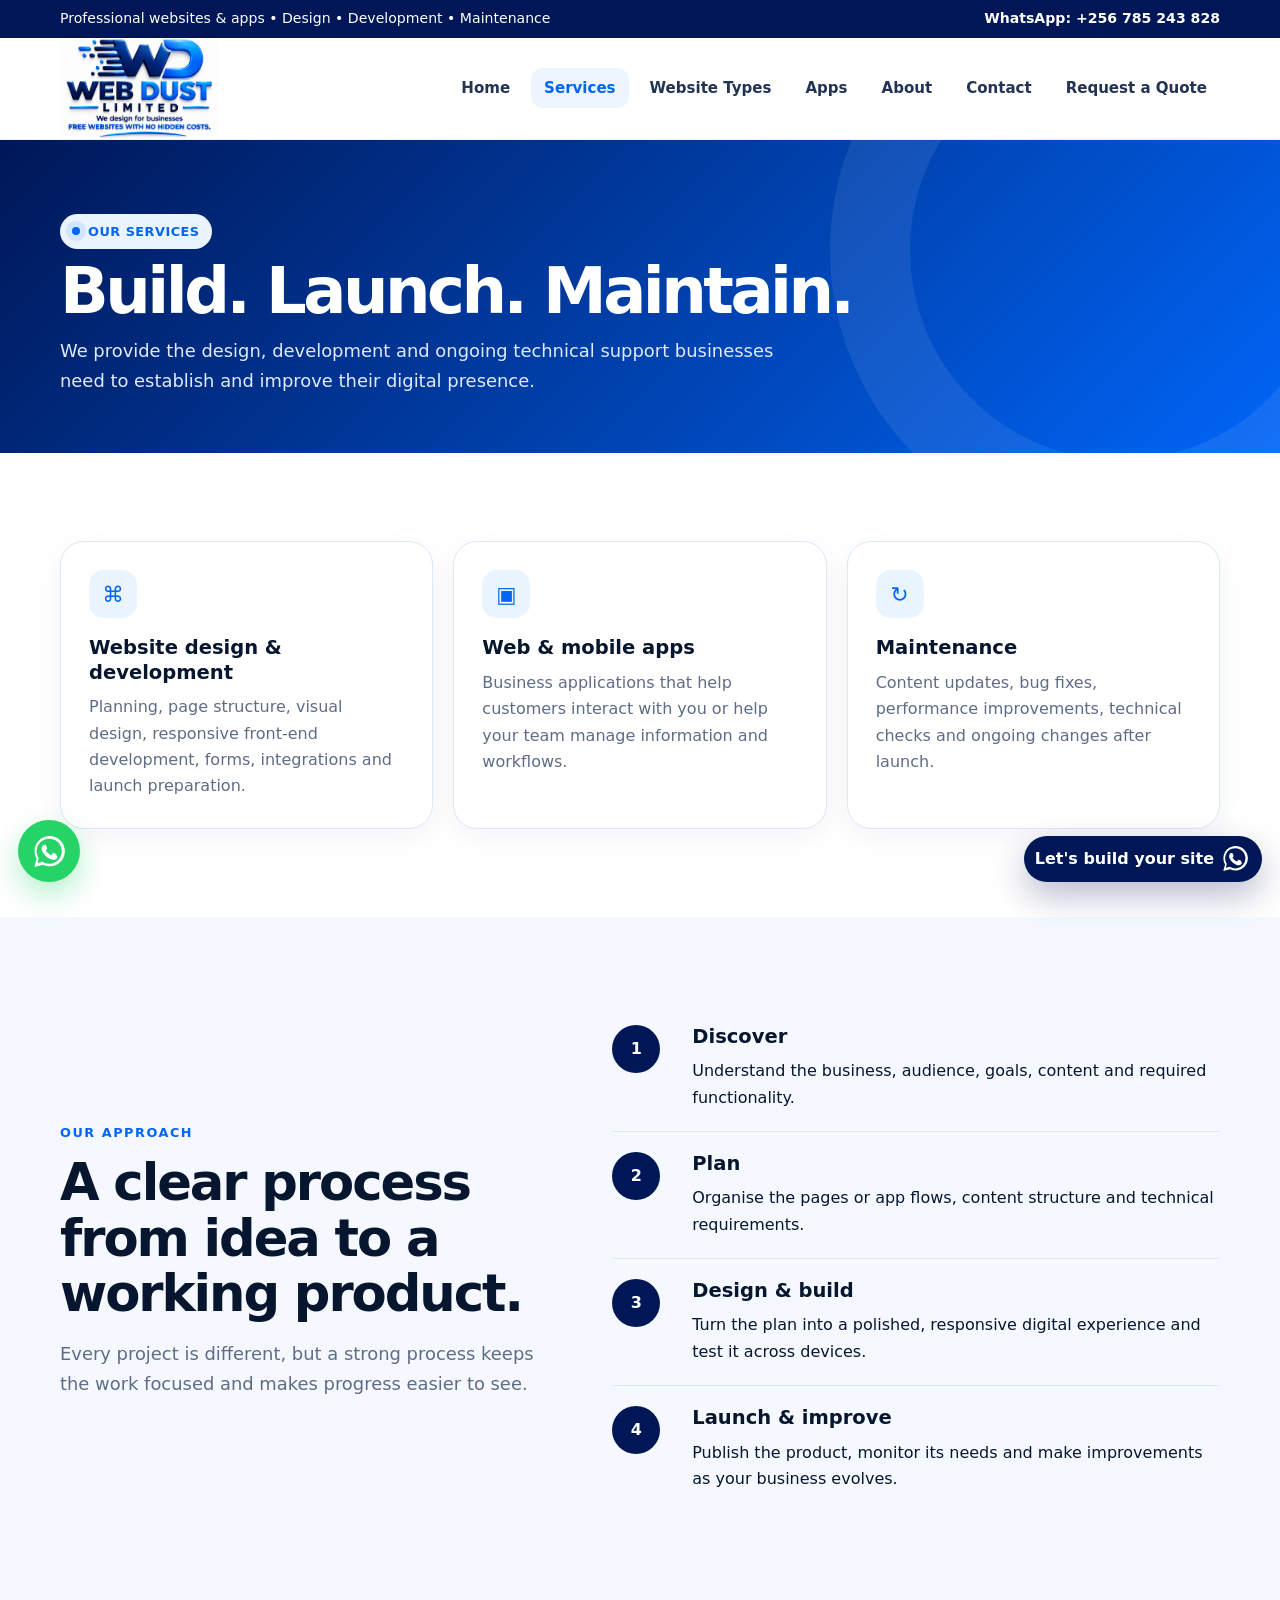
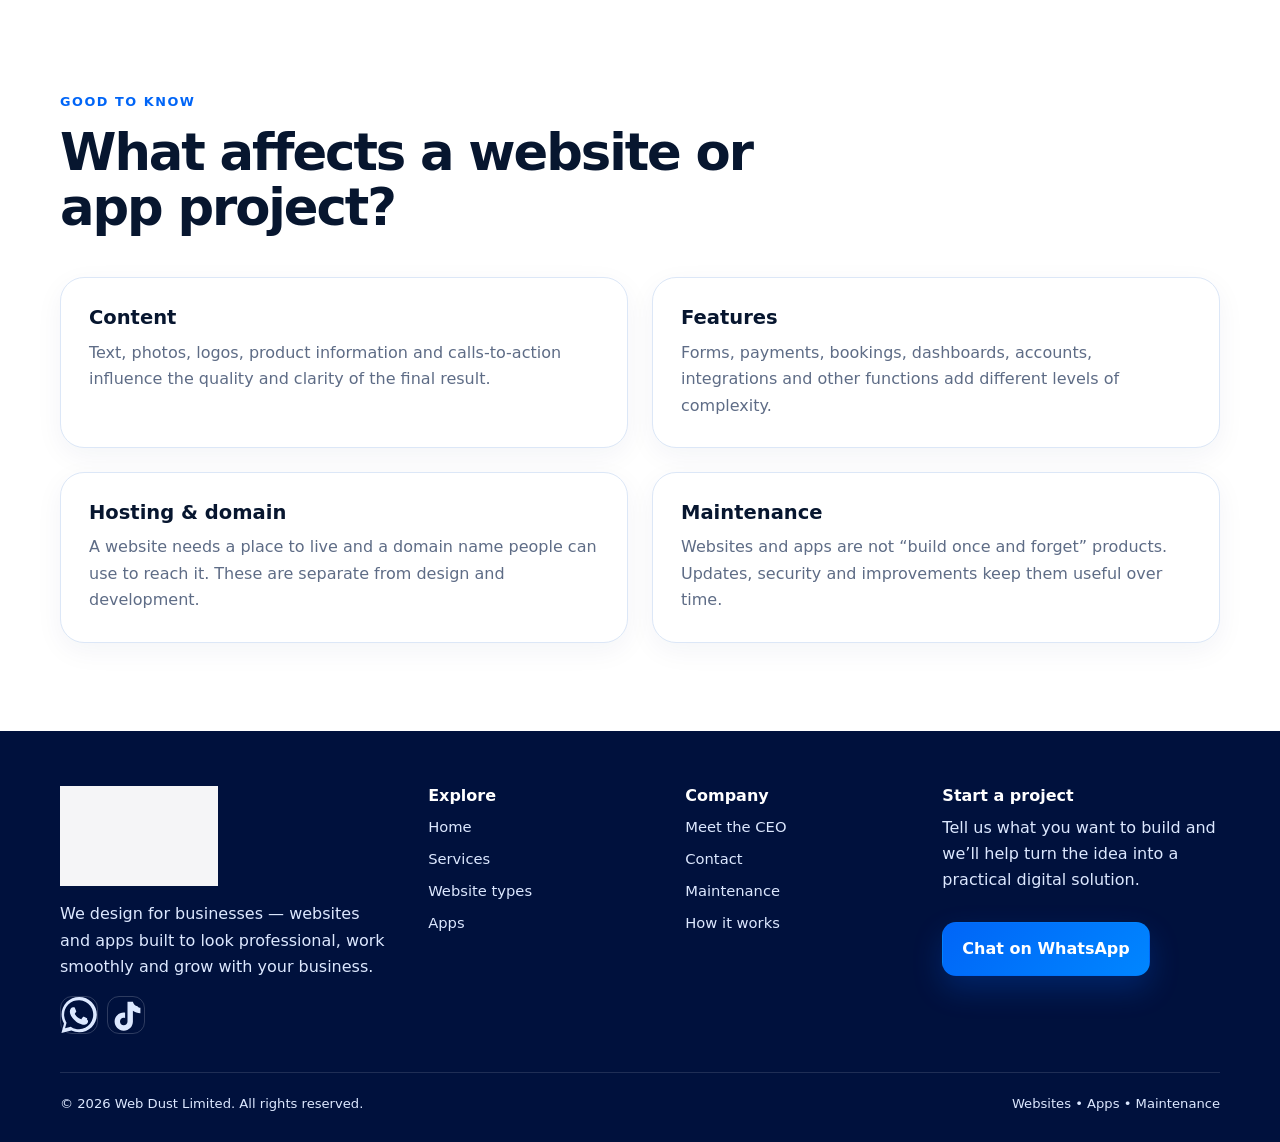
<file: services.html>
<!doctype html><html lang="en"><head><meta charset="utf-8"><meta name="viewport" content="width=device-width,initial-scale=1"><meta name="description" content="Web Dust Limited — professional website and app design, development and maintenance for businesses."><title>Services | Web Dust Limited</title><link rel="icon" href="assets/logo.png"><link rel="stylesheet" href="assets/styles.css"></head><body>
<div class="topbar"><div class="container inner"><span>Professional websites & apps • Design • Development • Maintenance</span><a href="https://wa.me/256785243828" target="_blank" rel="noopener">WhatsApp: +256 785 243 828</a></div></div>
<header><div class="container nav">
<a href="index.html"><img class="logo" src="assets/logo.png" alt="Web Dust Limited logo"></a>
<button class="menu" aria-label="Open navigation">☰</button>
<ul class="navlinks">
<li><a class="" href="index.html">Home</a></li><li><a class="active" href="services.html">Services</a></li><li><a class="" href="websites.html">Website Types</a></li><li><a class="" href="apps.html">Apps</a></li><li><a class="" href="about.html">About</a></li><li><a class="" href="contact.html">Contact</a></li>
<li><a class="" href="quote.html">Request a Quote</a></li></ul>
</div></header>

<main>
<section class="page-hero"><div class="container reveal"><span class="eyebrow">Our services</span><h1>Build. Launch. <span>Maintain.</span></h1><p class="lead">We provide the design, development and ongoing technical support businesses need to establish and improve their digital presence.</p></div></section>
<section class="section"><div class="container"><div class="grid-3">
<div class="card reveal"><div class="icon">⌘</div><h3>Website design & development</h3><p>Planning, page structure, visual design, responsive front-end development, forms, integrations and launch preparation.</p></div>
<div class="card reveal delay-1"><div class="icon">▣</div><h3>Web & mobile apps</h3><p>Business applications that help customers interact with you or help your team manage information and workflows.</p></div>
<div class="card reveal delay-2"><div class="icon">↻</div><h3 id="maintenance">Maintenance</h3><p>Content updates, bug fixes, performance improvements, technical checks and ongoing changes after launch.</p></div>
</div></div></section>
<section class="section soft" id="process"><div class="container split"><div class="reveal"><span class="kicker">Our approach</span><h2>A clear process from idea to a working product.</h2><p class="lead">Every project is different, but a strong process keeps the work focused and makes progress easier to see.</p></div><div class="timeline">
<div class="step reveal"><span class="step-num">1</span><div><h3>Discover</h3><p>Understand the business, audience, goals, content and required functionality.</p></div></div>
<div class="step reveal delay-1"><span class="step-num">2</span><div><h3>Plan</h3><p>Organise the pages or app flows, content structure and technical requirements.</p></div></div>
<div class="step reveal delay-2"><span class="step-num">3</span><div><h3>Design & build</h3><p>Turn the plan into a polished, responsive digital experience and test it across devices.</p></div></div>
<div class="step reveal"><span class="step-num">4</span><div><h3>Launch & improve</h3><p>Publish the product, monitor its needs and make improvements as your business evolves.</p></div></div>
</div></div></section>
<section class="section"><div class="container"><div class="section-head reveal"><span class="kicker">Good to know</span><h2>What affects a website or app project?</h2></div><div class="grid-2">
<div class="card reveal"><h3>Content</h3><p>Text, photos, logos, product information and calls-to-action influence the quality and clarity of the final result.</p></div>
<div class="card reveal delay-1"><h3>Features</h3><p>Forms, payments, bookings, dashboards, accounts, integrations and other functions add different levels of complexity.</p></div>
<div class="card reveal"><h3>Hosting & domain</h3><p>A website needs a place to live and a domain name people can use to reach it. These are separate from design and development.</p></div>
<div class="card reveal delay-1"><h3>Maintenance</h3><p>Websites and apps are not “build once and forget” products. Updates, security and improvements keep them useful over time.</p></div>
</div></div></section>
</main>

<a class="whatsapp-float" href="https://wa.me/256785243828" target="_blank" rel="noopener" aria-label="Chat with Web Dust Limited on WhatsApp"><svg viewBox="0 0 24 24" fill="none" aria-hidden="true"><path fill="currentColor" d="M20.5 3.5A11.8 11.8 0 0 0 12.1 0C5.6 0 .4 5.2.4 11.7c0 2.1.5 4.1 1.6 5.9L.3 24l6.6-1.7a11.8 11.8 0 0 0 5.2 1.2h.1c6.4 0 11.7-5.2 11.7-11.7 0-3.1-1.2-6-3.4-8.3ZM12.1 21.5h-.1c-1.8 0-3.5-.5-5-1.4l-.4-.2-3.9 1 1-3.8-.3-.4a9.7 9.7 0 1 1 8.7 4.8Zm5.3-7.3c-.3-.2-1.8-.9-2.1-1-.3-.1-.5-.2-.7.2-.2.3-.8 1-.9 1.2-.2.2-.3.2-.6.1-1.6-.8-2.7-1.4-3.8-3.2-.3-.5.3-.5.8-1.6.1-.2.1-.4 0-.6l-.9-2.1c-.2-.5-.5-.4-.7-.4h-.6c-.2 0-.6.1-.9.4-.3.3-1.1 1.1-1.1 2.7s1.1 3.1 1.2 3.3c.2.2 2.1 3.2 5.1 4.5 1.9.8 2.6.9 3.5.8.6-.1 1.8-.7 2.1-1.4.3-.7.3-1.3.2-1.4-.1-.2-.3-.3-.6-.5Z"/></svg></a>
<a class="contact-bar" href="contact.html" aria-label="Contact Web Dust Limited"><span>Let's build your site</span><svg viewBox="0 0 24 24" fill="none" aria-hidden="true"><path fill="currentColor" d="M20.5 3.5A11.8 11.8 0 0 0 12.1 0C5.6 0 .4 5.2.4 11.7c0 2.1.5 4.1 1.6 5.9L.3 24l6.6-1.7a11.8 11.8 0 0 0 5.2 1.2h.1c6.4 0 11.7-5.2 11.7-11.7 0-3.1-1.2-6-3.4-8.3ZM12.1 21.5h-.1c-1.8 0-3.5-.5-5-1.4l-.4-.2-3.9 1 1-3.8-.3-.4a9.7 9.7 0 1 1 8.7 4.8Zm5.3-7.3c-.3-.2-1.8-.9-2.1-1-.3-.1-.5-.2-.7.2-.2.3-.8 1-.9 1.2-.2.2-.3.2-.6.1-1.6-.8-2.7-1.4-3.8-3.2-.3-.5.3-.5.8-1.6.1-.2.1-.4 0-.6l-.9-2.1c-.2-.5-.5-.4-.7-.4h-.6c-.2 0-.6.1-.9.4-.3.3-1.1 1.1-1.1 2.7s1.1 3.1 1.2 3.3c.2.2 2.1 3.2 5.1 4.5 1.9.8 2.6.9 3.5.8.6-.1 1.8-.7 2.1-1.4.3-.7.3-1.3.2-1.4-.1-.2-.3-.3-.6-.5Z"/></svg></a>

<footer><div class="container footer-grid">
<div><img class="logo" src="assets/logo.png" alt="Web Dust Limited"><p>We design for businesses — websites and apps built to look professional, work smoothly and grow with your business.</p><div class="socials"><a href="https://wa.me/256785243828" target="_blank" rel="noopener" aria-label="WhatsApp"><svg viewBox="0 0 24 24" fill="none" aria-hidden="true"><path fill="currentColor" d="M20.5 3.5A11.8 11.8 0 0 0 12.1 0C5.6 0 .4 5.2.4 11.7c0 2.1.5 4.1 1.6 5.9L.3 24l6.6-1.7a11.8 11.8 0 0 0 5.2 1.2h.1c6.4 0 11.7-5.2 11.7-11.7 0-3.1-1.2-6-3.4-8.3ZM12.1 21.5h-.1c-1.8 0-3.5-.5-5-1.4l-.4-.2-3.9 1 1-3.8-.3-.4a9.7 9.7 0 1 1 8.7 4.8Zm5.3-7.3c-.3-.2-1.8-.9-2.1-1-.3-.1-.5-.2-.7.2-.2.3-.8 1-.9 1.2-.2.2-.3.2-.6.1-1.6-.8-2.7-1.4-3.8-3.2-.3-.5.3-.5.8-1.6.1-.2.1-.4 0-.6l-.9-2.1c-.2-.5-.5-.4-.7-.4h-.6c-.2 0-.6.1-.9.4-.3.3-1.1 1.1-1.1 2.7s1.1 3.1 1.2 3.3c.2.2 2.1 3.2 5.1 4.5 1.9.8 2.6.9 3.5.8.6-.1 1.8-.7 2.1-1.4.3-.7.3-1.3.2-1.4-.1-.2-.3-.3-.6-.5Z"/></svg></a><a href="https://www.tiktok.com/@webdesigner86?_r=1&_d=f4g00hmjkm7m3b&sec_uid=MS4wLjABAAAA4IA-I-HynLUlU7JpxaeafCOXetAfdrXFXv9f0x9CeO&share_author_id=7056492848116859909&sharer_language=en&source=h5_m&u_code=dmmmdmkahhh9j0&timestamp=1789101508&user_id=7056492848116859909&sec_user_id=MS4wLjABAAAA4IA-I-HynLUlU7JpxaeafCOXetAfdrXFXv9f0x9CeO&item_author_type=1&utm_source=copy&utm_campaign=client_share&utm_medium=android&share_iid=7681529212352562962&share_link_id=8fb3104b-5e48-4074-baf4-d9070b52723a&share_app_id=1233&ugbiz_name=ACCOUNT&ug_btm=b872%2Cb7360&social_share_type=5&enable_checksum=1" target="_blank" rel="noopener" aria-label="TikTok"><svg viewBox="0 0 24 24" fill="currentColor" aria-hidden="true"><path d="M19.6 6.1c-1.5-.3-2.7-1.5-3-3H13v13.3c0 1.4-1.1 2.5-2.5 2.5S8 17.8 8 16.4s1.1-2.5 2.5-2.5c.3 0 .6.1.9.2V10.5c-.3 0-.6-.1-.9-.1-3.4 0-6.1 2.7-6.1 6s2.7 6.1 6.1 6.1 6.1-2.7 6.1-6.1V9.2c1.4 1 3.1 1.6 5 1.6V7.2c-.7 0-1.4-.4-2-1.1Z"/></svg></a></div></div>
<div><h3>Explore</h3><div class="footer-links"><a href="index.html">Home</a><a href="services.html">Services</a><a href="websites.html">Website types</a><a href="apps.html">Apps</a></div></div>
<div><h3>Company</h3><div class="footer-links"><a href="about.html">Meet the CEO</a><a href="contact.html">Contact</a><a href="services.html#maintenance">Maintenance</a><a href="websites.html#process">How it works</a></div></div>
<div><h3>Start a project</h3><p>Tell us what you want to build and we’ll help turn the idea into a practical digital solution.</p><div class="btns"><a class="btn primary" href="https://wa.me/256785243828" target="_blank" rel="noopener">Chat on WhatsApp</a></div></div>
</div><div class="container copyright"><span>© <span data-year></span> Web Dust Limited. All rights reserved.</span><span>Websites • Apps • Maintenance</span></div></footer>
<script src="assets/site.js"></script>
</body></html>
</file>
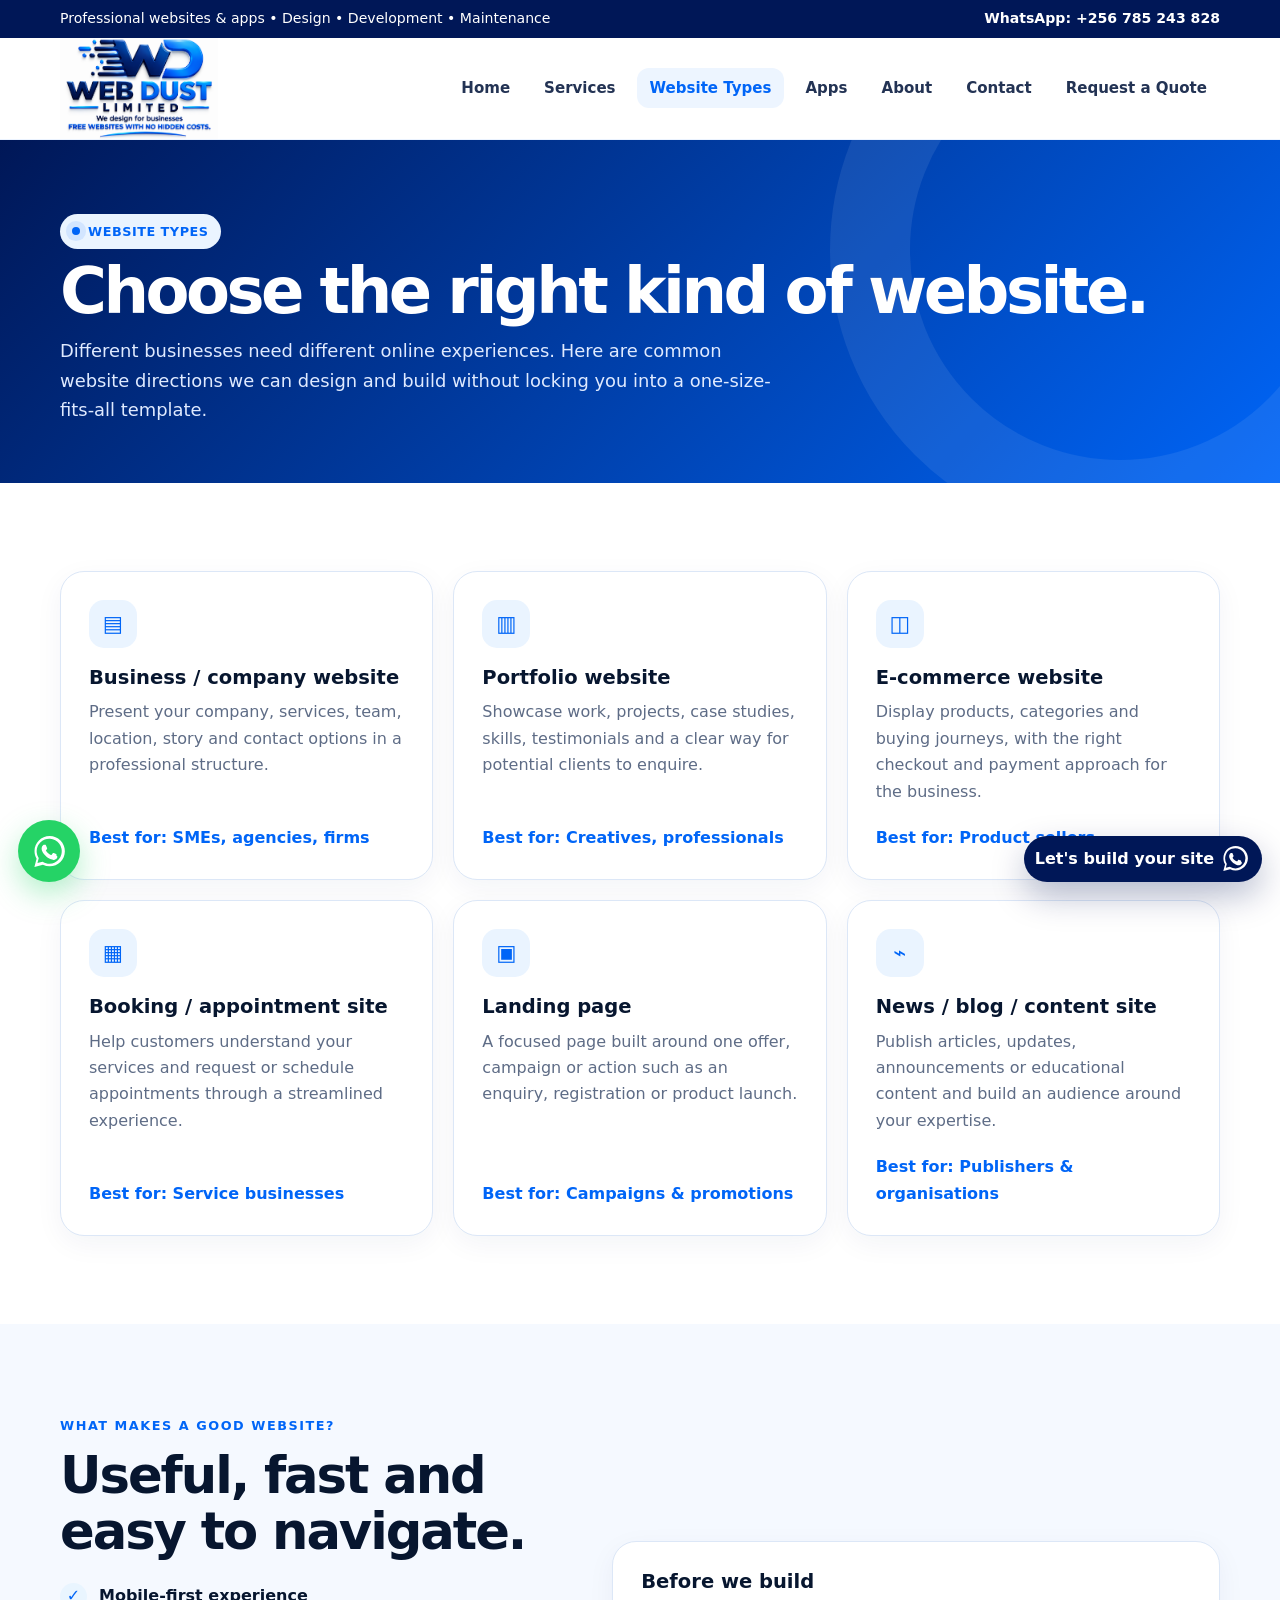
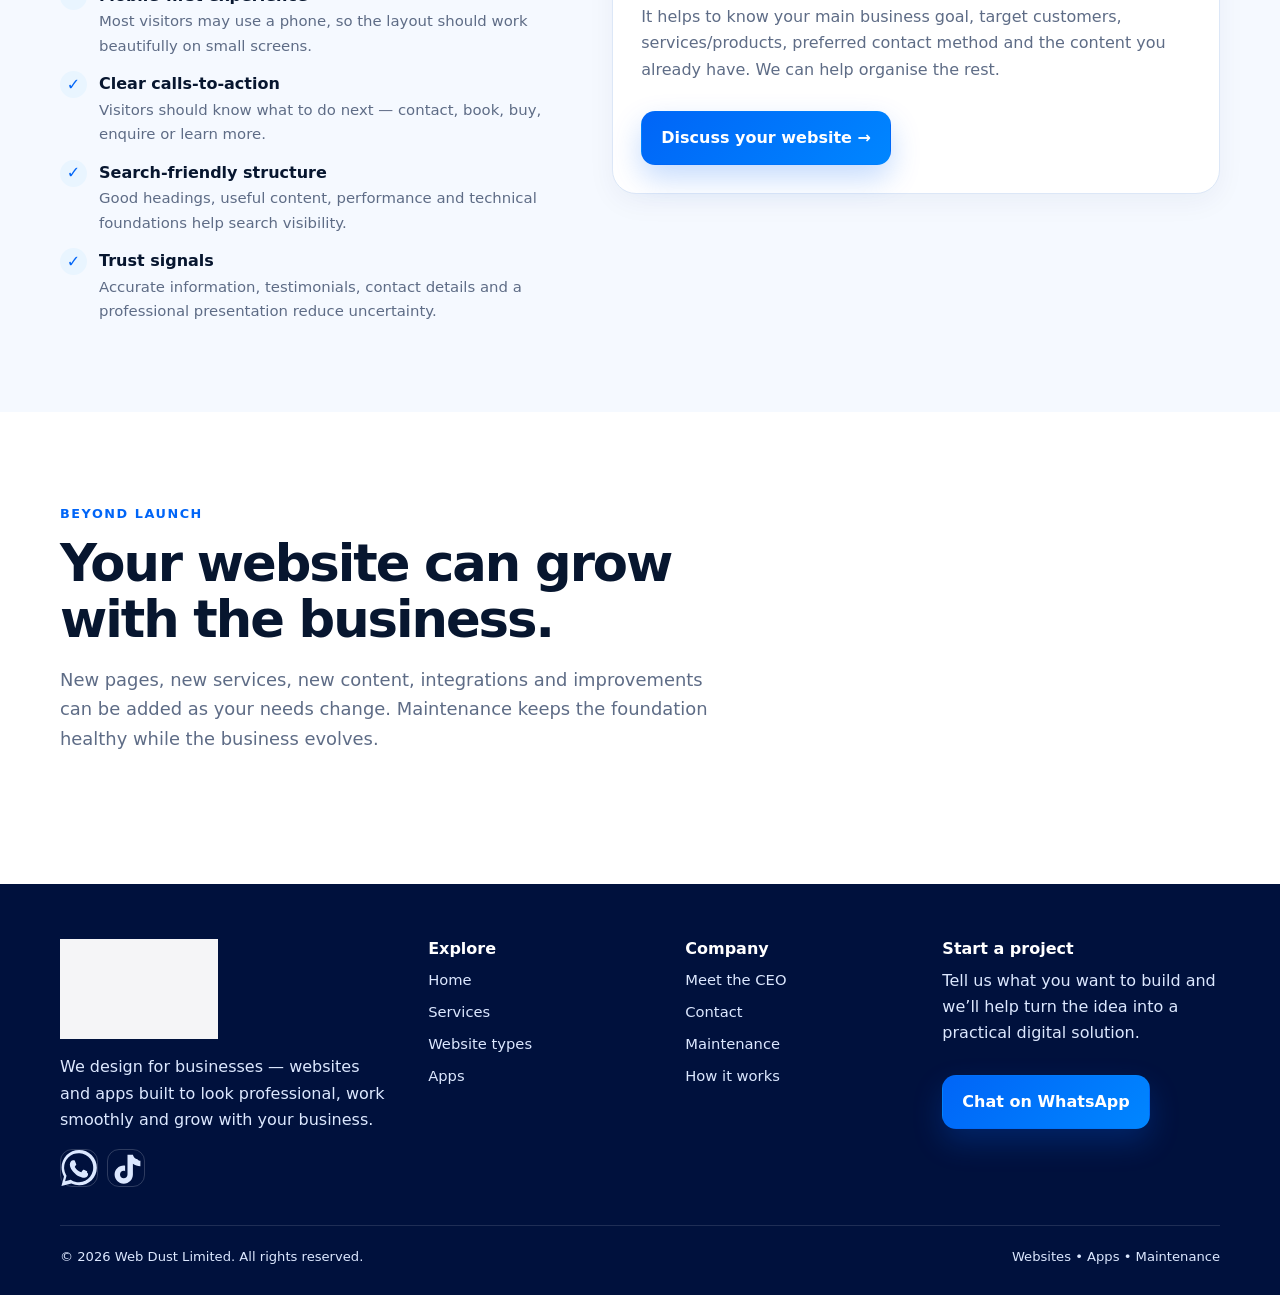
<file: websites.html>
<!doctype html><html lang="en"><head><meta charset="utf-8"><meta name="viewport" content="width=device-width,initial-scale=1"><meta name="description" content="Web Dust Limited — professional website and app design, development and maintenance for businesses."><title>Website Types | Web Dust Limited</title><link rel="icon" href="assets/logo.png"><link rel="stylesheet" href="assets/styles.css"></head><body>
<div class="topbar"><div class="container inner"><span>Professional websites & apps • Design • Development • Maintenance</span><a href="https://wa.me/256785243828" target="_blank" rel="noopener">WhatsApp: +256 785 243 828</a></div></div>
<header><div class="container nav">
<a href="index.html"><img class="logo" src="assets/logo.png" alt="Web Dust Limited logo"></a>
<button class="menu" aria-label="Open navigation">☰</button>
<ul class="navlinks">
<li><a class="" href="index.html">Home</a></li><li><a class="" href="services.html">Services</a></li><li><a class="active" href="websites.html">Website Types</a></li><li><a class="" href="apps.html">Apps</a></li><li><a class="" href="about.html">About</a></li><li><a class="" href="contact.html">Contact</a></li>
<li><a class="" href="quote.html">Request a Quote</a></li></ul>
</div></header>

<main>
<section class="page-hero"><div class="container reveal"><span class="eyebrow">Website types</span><h1>Choose the right kind of <span>website.</span></h1><p class="lead">Different businesses need different online experiences. Here are common website directions we can design and build without locking you into a one-size-fits-all template.</p></div></section>
<section class="section"><div class="container"><div class="grid-3">
<div class="card type-card reveal"><div class="icon">▤</div><h3>Business / company website</h3><p>Present your company, services, team, location, story and contact options in a professional structure.</p><div class="more">Best for: SMEs, agencies, firms</div></div>
<div class="card type-card reveal delay-1"><div class="icon">▥</div><h3>Portfolio website</h3><p>Showcase work, projects, case studies, skills, testimonials and a clear way for potential clients to enquire.</p><div class="more">Best for: Creatives, professionals</div></div>
<div class="card type-card reveal delay-2"><div class="icon">◫</div><h3>E-commerce website</h3><p>Display products, categories and buying journeys, with the right checkout and payment approach for the business.</p><div class="more">Best for: Product sellers</div></div>
<div class="card type-card reveal"><div class="icon">▦</div><h3>Booking / appointment site</h3><p>Help customers understand your services and request or schedule appointments through a streamlined experience.</p><div class="more">Best for: Service businesses</div></div>
<div class="card type-card reveal delay-1"><div class="icon">▣</div><h3>Landing page</h3><p>A focused page built around one offer, campaign or action such as an enquiry, registration or product launch.</p><div class="more">Best for: Campaigns & promotions</div></div>
<div class="card type-card reveal delay-2"><div class="icon">⌁</div><h3>News / blog / content site</h3><p>Publish articles, updates, announcements or educational content and build an audience around your expertise.</p><div class="more">Best for: Publishers & organisations</div></div>
</div></div></section>
<section class="section soft"><div class="container split"><div class="reveal"><span class="kicker">What makes a good website?</span><h2>Useful, fast and easy to navigate.</h2><div class="checks">
<div class="check"><span class="checkmark">✓</span><div><b>Mobile-first experience</b><p>Most visitors may use a phone, so the layout should work beautifully on small screens.</p></div></div>
<div class="check"><span class="checkmark">✓</span><div><b>Clear calls-to-action</b><p>Visitors should know what to do next — contact, book, buy, enquire or learn more.</p></div></div>
<div class="check"><span class="checkmark">✓</span><div><b>Search-friendly structure</b><p>Good headings, useful content, performance and technical foundations help search visibility.</p></div></div>
<div class="check"><span class="checkmark">✓</span><div><b>Trust signals</b><p>Accurate information, testimonials, contact details and a professional presentation reduce uncertainty.</p></div></div>
</div></div><div class="card reveal delay-1"><h3>Before we build</h3><p>It helps to know your main business goal, target customers, services/products, preferred contact method and the content you already have. We can help organise the rest.</p><div class="btns"><a class="btn primary" href="contact.html">Discuss your website →</a></div></div></div></section>
<section class="section" id="process"><div class="container"><div class="section-head reveal"><span class="kicker">Beyond launch</span><h2>Your website can grow with the business.</h2><p class="lead">New pages, new services, new content, integrations and improvements can be added as your needs change. Maintenance keeps the foundation healthy while the business evolves.</p></div></div></section>
</main>

<a class="whatsapp-float" href="https://wa.me/256785243828" target="_blank" rel="noopener" aria-label="Chat with Web Dust Limited on WhatsApp"><svg viewBox="0 0 24 24" fill="none" aria-hidden="true"><path fill="currentColor" d="M20.5 3.5A11.8 11.8 0 0 0 12.1 0C5.6 0 .4 5.2.4 11.7c0 2.1.5 4.1 1.6 5.9L.3 24l6.6-1.7a11.8 11.8 0 0 0 5.2 1.2h.1c6.4 0 11.7-5.2 11.7-11.7 0-3.1-1.2-6-3.4-8.3ZM12.1 21.5h-.1c-1.8 0-3.5-.5-5-1.4l-.4-.2-3.9 1 1-3.8-.3-.4a9.7 9.7 0 1 1 8.7 4.8Zm5.3-7.3c-.3-.2-1.8-.9-2.1-1-.3-.1-.5-.2-.7.2-.2.3-.8 1-.9 1.2-.2.2-.3.2-.6.1-1.6-.8-2.7-1.4-3.8-3.2-.3-.5.3-.5.8-1.6.1-.2.1-.4 0-.6l-.9-2.1c-.2-.5-.5-.4-.7-.4h-.6c-.2 0-.6.1-.9.4-.3.3-1.1 1.1-1.1 2.7s1.1 3.1 1.2 3.3c.2.2 2.1 3.2 5.1 4.5 1.9.8 2.6.9 3.5.8.6-.1 1.8-.7 2.1-1.4.3-.7.3-1.3.2-1.4-.1-.2-.3-.3-.6-.5Z"/></svg></a>
<a class="contact-bar" href="contact.html" aria-label="Contact Web Dust Limited"><span>Let's build your site</span><svg viewBox="0 0 24 24" fill="none" aria-hidden="true"><path fill="currentColor" d="M20.5 3.5A11.8 11.8 0 0 0 12.1 0C5.6 0 .4 5.2.4 11.7c0 2.1.5 4.1 1.6 5.9L.3 24l6.6-1.7a11.8 11.8 0 0 0 5.2 1.2h.1c6.4 0 11.7-5.2 11.7-11.7 0-3.1-1.2-6-3.4-8.3ZM12.1 21.5h-.1c-1.8 0-3.5-.5-5-1.4l-.4-.2-3.9 1 1-3.8-.3-.4a9.7 9.7 0 1 1 8.7 4.8Zm5.3-7.3c-.3-.2-1.8-.9-2.1-1-.3-.1-.5-.2-.7.2-.2.3-.8 1-.9 1.2-.2.2-.3.2-.6.1-1.6-.8-2.7-1.4-3.8-3.2-.3-.5.3-.5.8-1.6.1-.2.1-.4 0-.6l-.9-2.1c-.2-.5-.5-.4-.7-.4h-.6c-.2 0-.6.1-.9.4-.3.3-1.1 1.1-1.1 2.7s1.1 3.1 1.2 3.3c.2.2 2.1 3.2 5.1 4.5 1.9.8 2.6.9 3.5.8.6-.1 1.8-.7 2.1-1.4.3-.7.3-1.3.2-1.4-.1-.2-.3-.3-.6-.5Z"/></svg></a>

<footer><div class="container footer-grid">
<div><img class="logo" src="assets/logo.png" alt="Web Dust Limited"><p>We design for businesses — websites and apps built to look professional, work smoothly and grow with your business.</p><div class="socials"><a href="https://wa.me/256785243828" target="_blank" rel="noopener" aria-label="WhatsApp"><svg viewBox="0 0 24 24" fill="none" aria-hidden="true"><path fill="currentColor" d="M20.5 3.5A11.8 11.8 0 0 0 12.1 0C5.6 0 .4 5.2.4 11.7c0 2.1.5 4.1 1.6 5.9L.3 24l6.6-1.7a11.8 11.8 0 0 0 5.2 1.2h.1c6.4 0 11.7-5.2 11.7-11.7 0-3.1-1.2-6-3.4-8.3ZM12.1 21.5h-.1c-1.8 0-3.5-.5-5-1.4l-.4-.2-3.9 1 1-3.8-.3-.4a9.7 9.7 0 1 1 8.7 4.8Zm5.3-7.3c-.3-.2-1.8-.9-2.1-1-.3-.1-.5-.2-.7.2-.2.3-.8 1-.9 1.2-.2.2-.3.2-.6.1-1.6-.8-2.7-1.4-3.8-3.2-.3-.5.3-.5.8-1.6.1-.2.1-.4 0-.6l-.9-2.1c-.2-.5-.5-.4-.7-.4h-.6c-.2 0-.6.1-.9.4-.3.3-1.1 1.1-1.1 2.7s1.1 3.1 1.2 3.3c.2.2 2.1 3.2 5.1 4.5 1.9.8 2.6.9 3.5.8.6-.1 1.8-.7 2.1-1.4.3-.7.3-1.3.2-1.4-.1-.2-.3-.3-.6-.5Z"/></svg></a><a href="https://www.tiktok.com/@webdesigner86?_r=1&_d=f4g00hmjkm7m3b&sec_uid=MS4wLjABAAAA4IA-I-HynLUlU7JpxaeafCOXetAfdrXFXv9f0x9CeO&share_author_id=7056492848116859909&sharer_language=en&source=h5_m&u_code=dmmmdmkahhh9j0&timestamp=1789101508&user_id=7056492848116859909&sec_user_id=MS4wLjABAAAA4IA-I-HynLUlU7JpxaeafCOXetAfdrXFXv9f0x9CeO&item_author_type=1&utm_source=copy&utm_campaign=client_share&utm_medium=android&share_iid=7681529212352562962&share_link_id=8fb3104b-5e48-4074-baf4-d9070b52723a&share_app_id=1233&ugbiz_name=ACCOUNT&ug_btm=b872%2Cb7360&social_share_type=5&enable_checksum=1" target="_blank" rel="noopener" aria-label="TikTok"><svg viewBox="0 0 24 24" fill="currentColor" aria-hidden="true"><path d="M19.6 6.1c-1.5-.3-2.7-1.5-3-3H13v13.3c0 1.4-1.1 2.5-2.5 2.5S8 17.8 8 16.4s1.1-2.5 2.5-2.5c.3 0 .6.1.9.2V10.5c-.3 0-.6-.1-.9-.1-3.4 0-6.1 2.7-6.1 6s2.7 6.1 6.1 6.1 6.1-2.7 6.1-6.1V9.2c1.4 1 3.1 1.6 5 1.6V7.2c-.7 0-1.4-.4-2-1.1Z"/></svg></a></div></div>
<div><h3>Explore</h3><div class="footer-links"><a href="index.html">Home</a><a href="services.html">Services</a><a href="websites.html">Website types</a><a href="apps.html">Apps</a></div></div>
<div><h3>Company</h3><div class="footer-links"><a href="about.html">Meet the CEO</a><a href="contact.html">Contact</a><a href="services.html#maintenance">Maintenance</a><a href="websites.html#process">How it works</a></div></div>
<div><h3>Start a project</h3><p>Tell us what you want to build and we’ll help turn the idea into a practical digital solution.</p><div class="btns"><a class="btn primary" href="https://wa.me/256785243828" target="_blank" rel="noopener">Chat on WhatsApp</a></div></div>
</div><div class="container copyright"><span>© <span data-year></span> Web Dust Limited. All rights reserved.</span><span>Websites • Apps • Maintenance</span></div></footer>
<script src="assets/site.js"></script>
</body></html>
</file>
<file: assets/styles.css>
:root{
  --blue:#0065f7;
  --blue2:#0086ff;
  --navy:#001757;
  --ink:#07162f;
  --muted:#5e6c86;
  --line:#dce7f7;
  --soft:#f5f9ff;
  --white:#fff;
  --shadow:0 18px 50px rgba(0,35,100,.12);
  --radius:24px;
}
*{box-sizing:border-box;margin:0;padding:0}
html{scroll-behavior:smooth}
body{
  font-family:Inter,ui-sans-serif,system-ui,-apple-system,BlinkMacSystemFont,"Segoe UI",sans-serif;
  color:var(--ink); background:#fff; line-height:1.65;
}
a{text-decoration:none;color:inherit}
img{max-width:100%;display:block}
.container{width:min(1160px,92%);margin:auto}
.topbar{background:var(--navy);color:#fff;font-size:.88rem}
.topbar .inner{min-height:38px;display:flex;justify-content:space-between;align-items:center;gap:16px}
.topbar a{color:#fff;font-weight:700}
header{
  position:sticky;top:0;z-index:50;background:rgba(255,255,255,.94);
  backdrop-filter:blur(14px);border-bottom:1px solid rgba(0,101,247,.08)
}
.nav{min-height:82px;display:flex;align-items:center;justify-content:space-between;gap:24px}
.logo{width:158px;height:auto}
.navlinks{display:flex;align-items:center;gap:8px;list-style:none}
.navlinks a{padding:11px 13px;border-radius:12px;font-weight:750;font-size:.94rem;color:#233354}
.navlinks a:hover,.navlinks a.active{background:#edf5ff;color:var(--blue)}
.nav-cta{background:linear-gradient(135deg,var(--blue),var(--blue2))!important;color:#fff!important;box-shadow:0 9px 25px rgba(0,101,247,.24)}
.menu{display:none;border:0;background:var(--soft);font-size:1.4rem;padding:10px;border-radius:12px;color:var(--navy)}
.hero{position:relative;overflow:hidden;padding:86px 0 74px;background:
 radial-gradient(circle at 82% 20%,rgba(0,134,255,.14),transparent 30%),
 linear-gradient(180deg,#fff 0%,#f5f9ff 100%)}
.hero-grid{display:grid;grid-template-columns:1.02fr .98fr;align-items:center;gap:56px}
.eyebrow{display:inline-flex;gap:8px;align-items:center;padding:7px 12px;border-radius:99px;background:#eaf4ff;color:var(--blue);font-weight:800;font-size:.8rem;letter-spacing:.04em;text-transform:uppercase}
.eyebrow:before{content:"";width:8px;height:8px;border-radius:50%;background:var(--blue);box-shadow:0 0 0 6px rgba(0,101,247,.1)}
h1{font-size:clamp(2.65rem,6vw,5.25rem);line-height:1.02;letter-spacing:-.055em;margin:20px 0}
h1 span,.gradient{background:linear-gradient(100deg,var(--navy),var(--blue),var(--blue2));-webkit-background-clip:text;background-clip:text;color:transparent}
h2{font-size:clamp(2rem,4vw,3.2rem);line-height:1.08;letter-spacing:-.04em;margin:10px 0 18px}
h3{font-size:1.22rem;line-height:1.25;margin-bottom:9px}
.lead{font-size:1.12rem;color:var(--muted);max-width:680px}
.btns{display:flex;flex-wrap:wrap;gap:12px;margin-top:28px}
.btn{display:inline-flex;align-items:center;justify-content:center;gap:9px;padding:13px 19px;border-radius:14px;font-weight:800;border:1px solid var(--line);transition:.2s}
.btn:hover{transform:translateY(-2px)}
.btn.primary{background:linear-gradient(135deg,var(--blue),var(--blue2));color:#fff;border-color:transparent;box-shadow:0 13px 30px rgba(0,101,247,.23)}
.btn.secondary{background:#fff;color:var(--navy)}
.hero-photo{position:relative}
.hero-photo:before{content:"";position:absolute;inset:25px -22px -25px 24px;background:linear-gradient(135deg,#dceeff,#f7fbff);border-radius:40px;transform:rotate(3deg)}
.hero-photo img{position:relative;width:100%;height:530px;object-fit:cover;object-position:center 25%;border-radius:32px;box-shadow:var(--shadow)}
.floating-card{position:absolute;z-index:2;left:-25px;bottom:25px;background:#fff;border:1px solid var(--line);border-radius:18px;padding:16px 18px;box-shadow:var(--shadow);max-width:240px}
.floating-card strong{display:block;color:var(--navy)}
.section{padding:88px 0}
.section.soft{background:var(--soft)}
.section-head{max-width:730px;margin-bottom:42px}
.kicker{color:var(--blue);font-weight:850;text-transform:uppercase;font-size:.8rem;letter-spacing:.12em}
.grid-3{display:grid;grid-template-columns:repeat(3,1fr);gap:20px}
.grid-2{display:grid;grid-template-columns:repeat(2,1fr);gap:24px}
.card{background:#fff;border:1px solid var(--line);border-radius:var(--radius);padding:28px;box-shadow:0 8px 28px rgba(0,35,100,.05);transition:.25s}
.card:hover{transform:translateY(-5px);box-shadow:var(--shadow)}
.icon{width:48px;height:48px;display:grid;place-items:center;border-radius:15px;background:#eaf4ff;color:var(--blue);font-size:1.35rem;margin-bottom:18px}
.card p{color:var(--muted)}
.pills{display:flex;flex-wrap:wrap;gap:8px;margin-top:17px}
.pill{font-size:.78rem;padding:6px 10px;background:#f0f6ff;border-radius:999px;color:#174b96;font-weight:700}
.stats{display:grid;grid-template-columns:repeat(4,1fr);gap:14px;margin-top:32px}
.stat{padding:21px;border-radius:18px;background:#fff;border:1px solid var(--line)}
.stat b{font-size:1.8rem;color:var(--navy);display:block}
.stat span{font-size:.88rem;color:var(--muted)}
.split{display:grid;grid-template-columns:.9fr 1.1fr;gap:55px;align-items:center}
.image-card{border-radius:30px;overflow:hidden;box-shadow:var(--shadow);background:#eaf4ff}
.image-card img{width:100%;height:540px;object-fit:cover}
.checks{display:grid;gap:13px;margin-top:24px}
.check{display:flex;gap:12px;align-items:flex-start}
.check b{display:block}
.check p{color:var(--muted);font-size:.93rem}
.checkmark{flex:0 0 27px;width:27px;height:27px;border-radius:50%;background:#e9f5ff;color:var(--blue);display:grid;place-items:center;font-weight:900}
.page-hero{padding:74px 0 58px;background:linear-gradient(135deg,#001757,#0065f7);color:#fff;position:relative;overflow:hidden}
.page-hero:after{content:"";position:absolute;width:420px;height:420px;border:80px solid rgba(255,255,255,.08);border-radius:50%;right:-130px;top:-180px}
.page-hero p{max-width:730px;color:#dfeaff}
.page-hero h1{font-size:clamp(2.6rem,5vw,4.5rem);margin:10px 0 12px;color:#fff}
.page-hero h1 span{color:#fff;-webkit-text-fill-color:#fff}
.type-card{display:flex;flex-direction:column;min-height:290px}
.type-card .more{margin-top:auto;padding-top:20px;color:var(--blue);font-weight:800}
.timeline{display:grid;gap:0}
.step{display:grid;grid-template-columns:60px 1fr;gap:20px;padding:20px 0;border-bottom:1px solid var(--line)}
.step:last-child{border-bottom:0}
.step-num{width:48px;height:48px;border-radius:50%;display:grid;place-items:center;background:var(--navy);color:#fff;font-weight:900}
.quote{background:linear-gradient(135deg,#001757,#005fe8);color:#fff;border-radius:30px;padding:45px}
.quote p{font-size:1.35rem;line-height:1.45}
.quote small{display:block;margin-top:18px;color:#dbe9ff}
.ceo{display:grid;grid-template-columns:.8fr 1.2fr;gap:48px;align-items:center}
.ceo img{height:560px;width:100%;object-fit:cover;object-position:center 25%;border-radius:28px;box-shadow:var(--shadow)}
.contact-bar{position:fixed;right:18px;bottom:18px;z-index:70;display:flex;align-items:center;gap:9px;background:var(--navy);color:#fff;padding:10px 14px 10px 11px;border-radius:999px;box-shadow:0 14px 34px rgba(0,23,87,.28);font-weight:800;animation:shake 3.2s infinite}
.contact-bar svg{width:25px;height:25px}
@keyframes shake{
  0%,82%,100%{transform:translateX(0) rotate(0)}
  84%{transform:translateX(-3px) rotate(-2deg)} 86%{transform:translateX(4px) rotate(2deg)}
  88%{transform:translateX(-4px) rotate(-2deg)} 90%{transform:translateX(3px) rotate(2deg)} 92%{transform:translateX(0)}
}
.whatsapp-float{position:fixed;left:18px;bottom:18px;z-index:70;width:62px;height:62px;border-radius:50%;display:grid;place-items:center;background:#25D366;color:#fff;box-shadow:0 12px 30px rgba(37,211,102,.35);animation:dance 1.6s ease-in-out infinite}
.whatsapp-float svg{width:31px;height:31px}
@keyframes dance{0%,100%{transform:translateY(0) rotate(-5deg)}25%{transform:translateY(-7px) rotate(7deg)}50%{transform:translateY(0) rotate(-5deg)}75%{transform:translateY(-5px) rotate(5deg)}}
footer{background:#00113d;color:#dce8ff;padding:55px 0 28px}
.footer-grid{display:grid;grid-template-columns:1.2fr .8fr .8fr 1fr;gap:35px}
footer .logo{filter:brightness(0) invert(1);opacity:.96;margin-bottom:15px}
footer h3{color:#fff;font-size:1rem}
footer a:hover{color:#fff}
.footer-links{display:grid;gap:8px;font-size:.92rem}
.copyright{border-top:1px solid rgba(255,255,255,.12);margin-top:38px;padding-top:20px;font-size:.82rem;display:flex;justify-content:space-between;gap:15px;flex-wrap:wrap}
.socials{display:flex;gap:9px;margin-top:15px}
.socials a{width:38px;height:38px;border:1px solid rgba(255,255,255,.18);border-radius:12px;display:grid;place-items:center}
.faq{border-top:1px solid var(--line)}
details{padding:20px 0;border-bottom:1px solid var(--line)}
summary{cursor:pointer;font-weight:800;color:var(--navy)}
details p{color:var(--muted);padding:12px 25px 0 0}
.form{display:grid;gap:15px}
label{font-weight:750;font-size:.9rem}
input,textarea,select{width:100%;padding:13px 14px;border:1px solid var(--line);border-radius:13px;background:#fff;font:inherit;color:var(--ink);outline:none}
input:focus,textarea:focus,select:focus{border-color:var(--blue);box-shadow:0 0 0 4px rgba(0,101,247,.08)}
textarea{min-height:145px;resize:vertical}
.reveal{opacity:0;transform:translateY(28px);transition:opacity .75s ease,transform .75s ease}
.reveal.visible{opacity:1;transform:none}
.delay-1{transition-delay:.08s}.delay-2{transition-delay:.16s}.delay-3{transition-delay:.24s}
@media(max-width:900px){
  .navlinks{display:none;position:absolute;left:4%;right:4%;top:74px;background:#fff;padding:12px;border:1px solid var(--line);border-radius:18px;box-shadow:var(--shadow);flex-direction:column;align-items:stretch}
  .navlinks.open{display:flex}.navlinks a{display:block}
  .menu{display:block}.hero-grid,.split,.ceo{grid-template-columns:1fr}.hero{padding-top:55px}
  .hero-photo img{height:470px}.floating-card{left:12px}.grid-3{grid-template-columns:1fr 1fr}.footer-grid{grid-template-columns:1fr 1fr}
  .stats{grid-template-columns:1fr 1fr}
}
@media(max-width:600px){
  .topbar .inner{justify-content:center;text-align:center}.topbar .inner span{display:none}
  .nav{min-height:72px}.logo{width:132px}.grid-3,.grid-2{grid-template-columns:1fr}
  .section{padding:65px 0}.hero-photo img{height:410px}.floating-card{position:relative;left:0;bottom:auto;margin:-40px 15px 0}
  .stats{grid-template-columns:1fr 1fr}.footer-grid{grid-template-columns:1fr}
  .contact-bar{right:12px;bottom:12px}.whatsapp-float{left:12px;bottom:12px;width:56px;height:56px}
}
@media(prefers-reduced-motion:reduce){html{scroll-behavior:auto}.reveal{opacity:1;transform:none}.contact-bar,.whatsapp-float{animation:none}}
</file>
